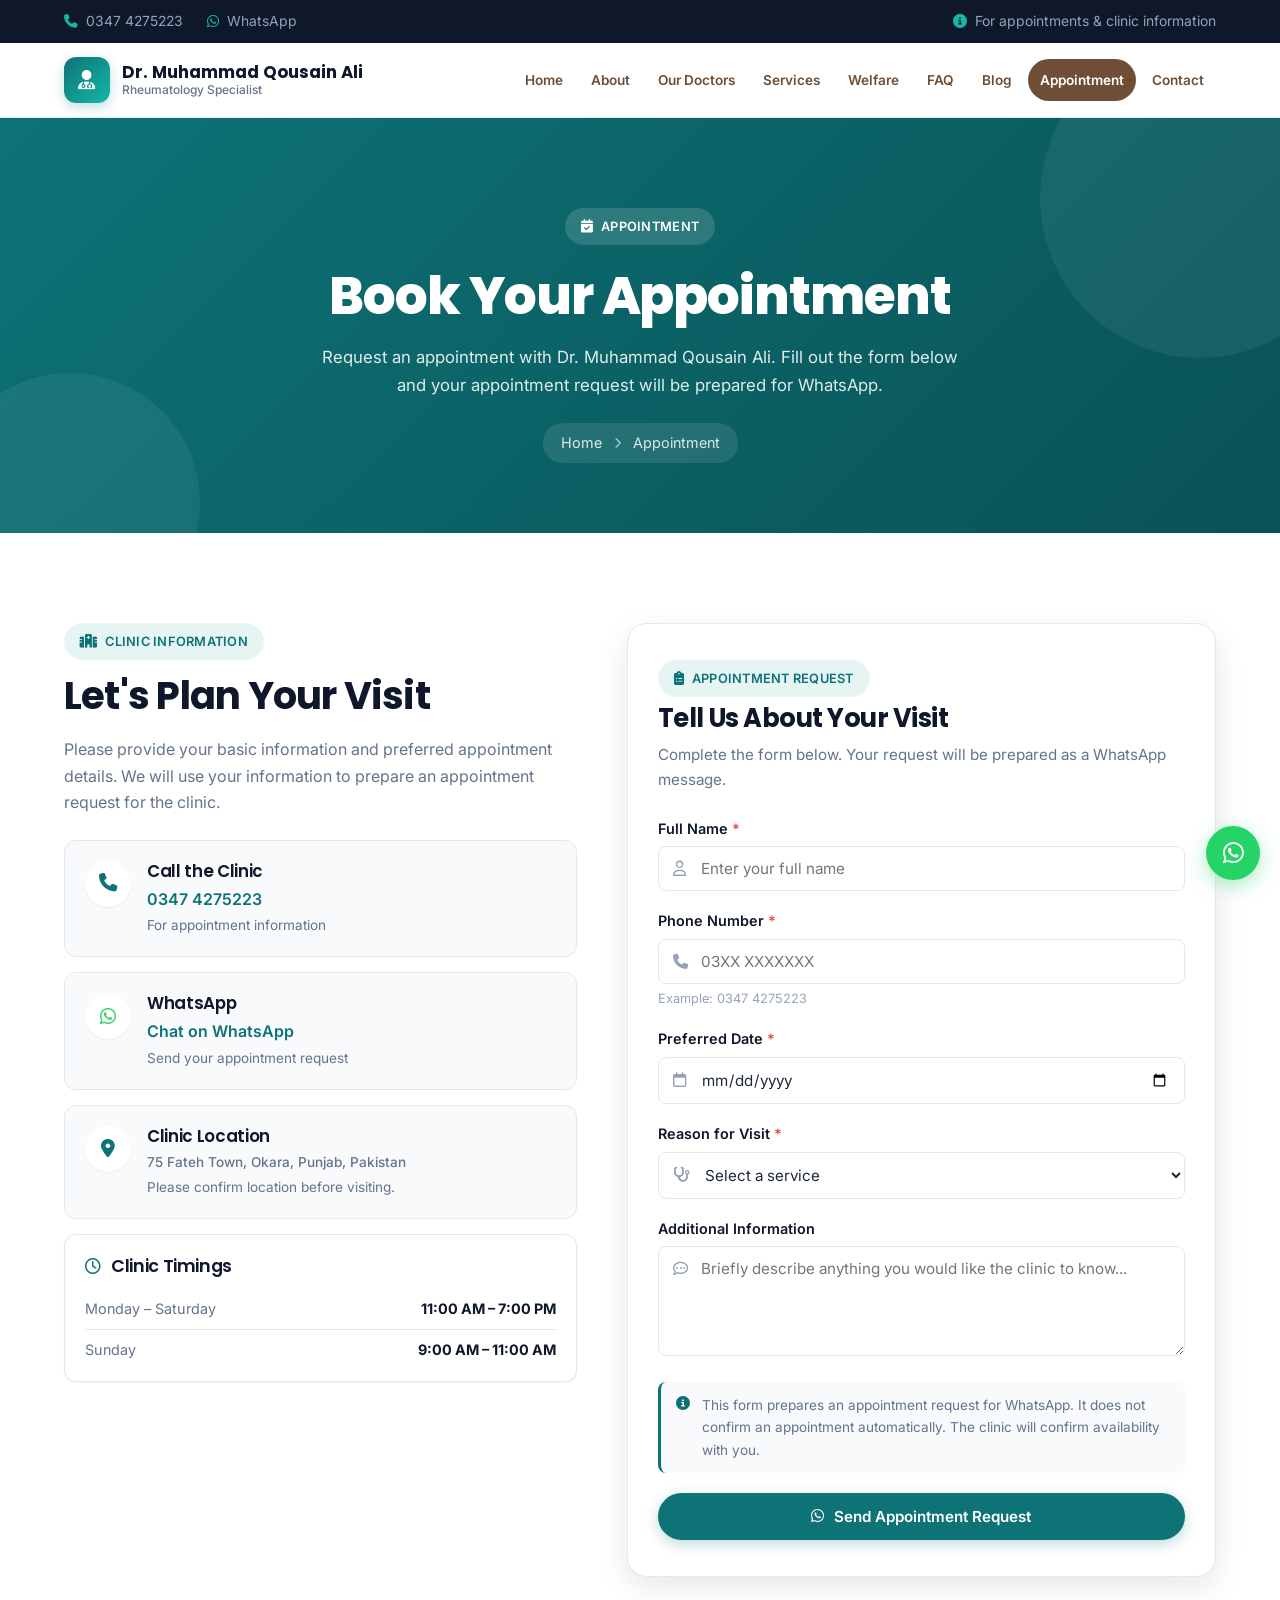
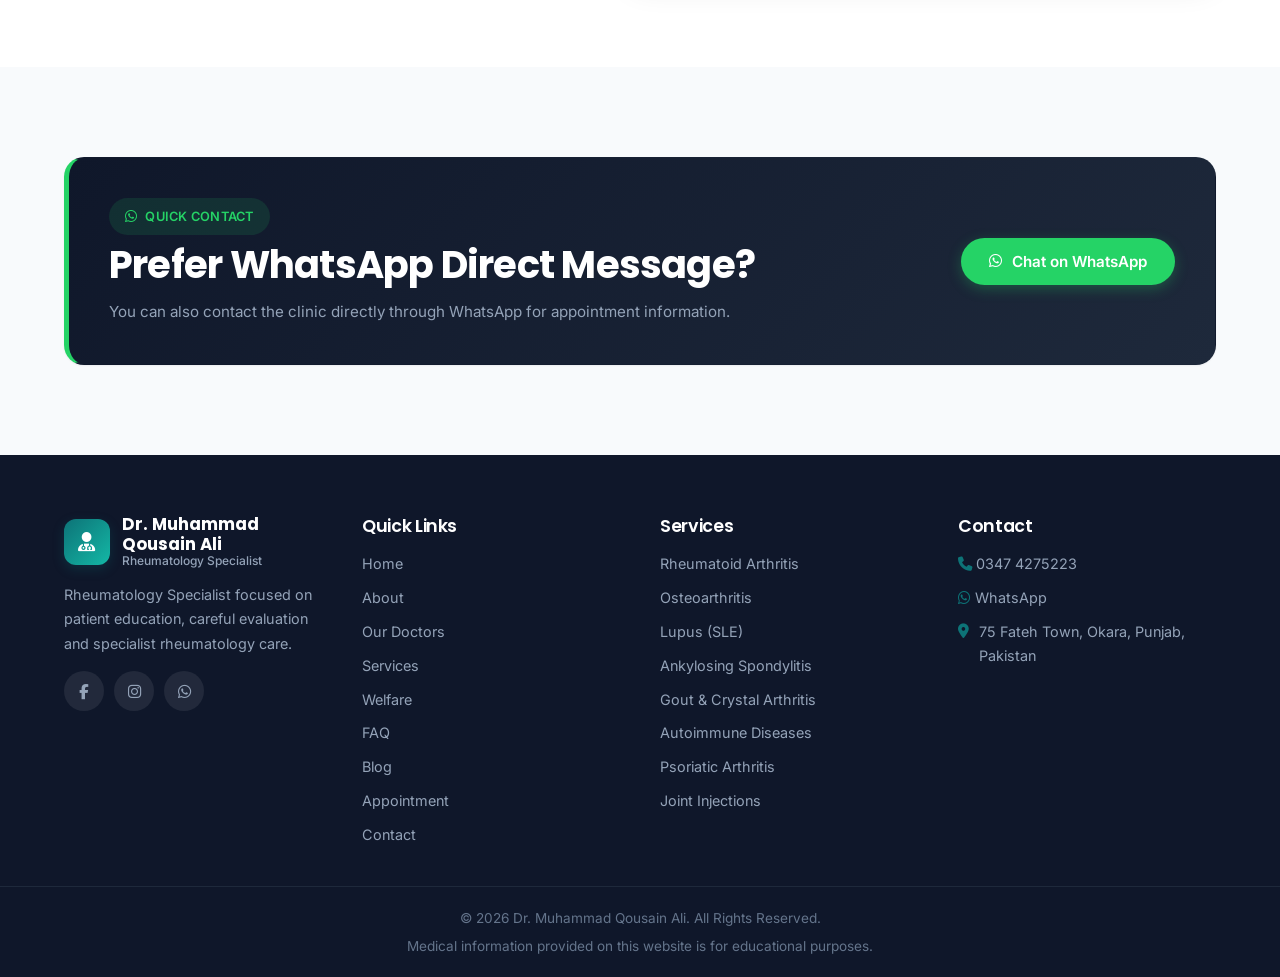
<file: Appointment.html>
<!DOCTYPE html>
<html lang="en">
<head>
<meta charset="UTF-8">
<meta name="viewport" content="width=device-width, initial-scale=1.0">
<meta name="description" content="Book an appointment with Dr. Muhammad Qousain Ali, Rheumatology Specialist in Okara, Pakistan. Request your appointment directly via WhatsApp.">
<meta name="keywords" content="Book rheumatologist Okara, Dr Muhammad Qousain Ali appointment, Rheumatology consultation Pakistan">
<meta name="author" content="Dr. Muhammad Qousain Ali">
<meta name="theme-color" content="#0d7377">
<meta property="og:type" content="website">
<meta property="og:title" content="Book Appointment | Dr. Muhammad Qousain Ali">
<meta property="og:description" content="Request an appointment with Dr. Muhammad Qousain Ali via WhatsApp. Rheumatology specialist in Okara, Pakistan.">
<meta property="og:locale" content="en_PK">
<title>Book Appointment | Dr. Muhammad Qousain Ali</title>
<link rel="icon" href="data:image/svg+xml,%3Csvg xmlns='http://www.w3.org/2000/svg' viewBox='0 0 100 100'%3E%3Crect width='100' height='100' rx='20' fill='%230d7377'/%3E%3Ctext x='50' y='68' font-family='Arial' font-size='55' font-weight='bold' text-anchor='middle' fill='white'%3EM%3C/text%3E%3C/svg%3E">
<link rel="preconnect" href="https://fonts.googleapis.com">
<link rel="preconnect" href="https://fonts.gstatic.com" crossorigin>
<link rel="dns-prefetch" href="https://cdnjs.cloudflare.com">
<link href="https://fonts.googleapis.com/css2?family=Inter:wght@400;500;600;700&family=Poppins:wght@600;700;800&display=swap" rel="stylesheet">
<link rel="stylesheet" href="https://cdnjs.cloudflare.com/ajax/libs/font-awesome/6.5.1/css/all.min.css">
<link rel="stylesheet" href="style.css">
<script>document.documentElement.classList.remove('no-js');</script>
</head>
<body class="no-js">

<div class="top-bar">
<div class="container top-bar-inner">
<div class="top-contact">
<a href="tel:03474275223"><i class="fa-solid fa-phone"></i> 0347 4275223</a>
<a href="https://wa.me/923474275223" target="_blank" rel="noopener noreferrer"><i class="fa-brands fa-whatsapp"></i> WhatsApp</a>
</div>
<div class="emergency"><i class="fa-solid fa-circle-info"></i><span>For appointments &amp; clinic information</span></div>
</div>
</div>

<header class="header" id="header">
<div class="container nav">
<a href="index.html" class="logo">
<div class="logo-icon"><i class="fa-solid fa-user-doctor"></i></div>
<div class="logo-text"><strong>Dr. Muhammad Qousain Ali</strong><small>Rheumatology Specialist</small></div>
</a>
<button class="hamburger" id="menuButton" type="button" aria-label="Toggle navigation menu" aria-expanded="false">
<i class="fa-solid fa-bars" id="menuOpenIcon"></i>
<i class="fa-solid fa-xmark" id="menuCloseIcon"></i>
</button>
<nav class="nav-links" id="mobileMenu">
<a href="index.html">Home</a>
<a href="about.html">About</a>
<a href="doctors.html">Our Doctors</a>
<a href="services.html">Services</a>
<a href="welfare.html">Welfare</a>
<a href="faq.html">FAQ</a>
<a href="blog.html">Blog</a>
<a href="appointment.html" class="active">Appointment</a>
<a href="contact.html">Contact</a>
</nav>
</div>
</header>

<main>
<section class="page-hero">
<div class="container page-hero-content reveal">
<span class="section-label"><i class="fa-solid fa-calendar-check"></i> Appointment</span>
<h1>Book Your Appointment</h1>
<p>Request an appointment with Dr. Muhammad Qousain Ali. Fill out the form below and your appointment request will be prepared for WhatsApp.</p>
<div class="breadcrumb">
<a href="index.html">Home</a>
<i class="fa-solid fa-chevron-right"></i>
<span>Appointment</span>
</div>
</div>
</section>

<section class="section">
<div class="container">
<div class="appointment-grid">

<div class="appointment-info reveal">
<span class="section-label"><i class="fa-solid fa-hospital"></i> Clinic Information</span>
<h2>Let's Plan Your Visit</h2>
<p>Please provide your basic information and preferred appointment details. We will use your information to prepare an appointment request for the clinic.</p>

<div class="info-card">
<div class="info-icon"><i class="fa-solid fa-phone"></i></div>
<div>
<h3>Call the Clinic</h3>
<a href="tel:03474275223">0347 4275223</a>
<p>For appointment information</p>
</div>
</div>

<div class="info-card">
<div class="info-icon whatsapp"><i class="fa-brands fa-whatsapp"></i></div>
<div>
<h3>WhatsApp</h3>
<a href="https://wa.me/923474275223" target="_blank" rel="noopener noreferrer">Chat on WhatsApp</a>
<p>Send your appointment request</p>
</div>
</div>

<div class="info-card">
<div class="info-icon"><i class="fa-solid fa-location-dot"></i></div>
<div>
<h3>Clinic Location</h3>
<p class="info-strong">75 Fateh Town, Okara, Punjab, Pakistan</p>
<p>Please confirm location before visiting.</p>
</div>
</div>

<div class="timings-box">
<div class="timings-header">
<i class="fa-regular fa-clock"></i>
<h3>Clinic Timings</h3>
</div>
<div class="timings-row">
<span>Monday – Saturday</span>
<strong>11:00 AM – 7:00 PM</strong>
</div>
<div class="timings-row">
<span>Sunday</span>
<strong>9:00 AM – 11:00 AM</strong>
</div>
</div>
</div>

<div class="appointment-form-wrapper reveal">
<div class="appointment-form-header">
<span class="section-label"><i class="fa-solid fa-clipboard-list"></i> Appointment Request</span>
<h2>Tell Us About Your Visit</h2>
<p>Complete the form below. Your request will be prepared as a WhatsApp message.</p>
</div>

<form id="appointmentForm" class="appointment-form" novalidate>

<div class="form-group">
<label for="name">Full Name <span>*</span></label>
<div class="input-wrapper">
<i class="fa-regular fa-user input-icon"></i>
<input type="text" id="name" name="name" class="form-control" placeholder="Enter your full name" autocomplete="name" required>
</div>
</div>

<div class="form-group">
<label for="phone">Phone Number <span>*</span></label>
<div class="input-wrapper">
<i class="fa-solid fa-phone input-icon"></i>
<input type="tel" id="phone" name="phone" class="form-control" placeholder="03XX XXXXXXX" autocomplete="tel" required>
</div>
<small class="form-help">Example: 0347 4275223</small>
</div>

<div class="form-group">
<label for="date">Preferred Date <span>*</span></label>
<div class="input-wrapper">
<i class="fa-regular fa-calendar input-icon"></i>
<input type="date" id="date" name="date" class="form-control" required>
</div>
</div>

<div class="form-group">
<label for="service">Reason for Visit <span>*</span></label>
<div class="input-wrapper">
<i class="fa-solid fa-stethoscope input-icon"></i>
<select id="service" name="service" class="form-control" required>
<option value="">Select a service</option>
<option value="Rheumatoid Arthritis">Rheumatoid Arthritis</option>
<option value="Osteoarthritis">Osteoarthritis</option>
<option value="Lupus (SLE)">Lupus (SLE)</option>
<option value="Ankylosing Spondylitis">Ankylosing Spondylitis</option>
<option value="Gout & Crystal Arthritis">Gout &amp; Crystal Arthritis</option>
<option value="Autoimmune Diseases">Autoimmune Diseases</option>
<option value="Psoriatic Arthritis">Psoriatic Arthritis</option>
<option value="Joint Injections">Joint Injections</option>
<option value="General Rheumatology Consultation">General Rheumatology Consultation</option>
<option value="Other">Other</option>
</select>
</div>
</div>

<div class="form-group">
<label for="message">Additional Information</label>
<div class="input-wrapper textarea-wrapper">
<i class="fa-regular fa-comment-dots input-icon"></i>
<textarea id="message" name="message" class="form-control" rows="4" placeholder="Briefly describe anything you would like the clinic to know..."></textarea>
</div>
</div>

<div class="form-note">
<i class="fa-solid fa-circle-info"></i>
<p>This form prepares an appointment request for WhatsApp. It does not confirm an appointment automatically. The clinic will confirm availability with you.</p>
</div>

<div id="formMessage" class="form-message" role="alert" aria-live="polite"></div>

<button type="submit" class="btn btn-primary btn-block">
<i class="fa-brands fa-whatsapp"></i> Send Appointment Request
</button>

</form>
</div>

</div>
</div>
</section>

<section class="section light">
<div class="container reveal">
<div class="notice-box cta-banner cta-banner--dark cta-banner--whatsapp">
<div>
<span class="section-label"><i class="fa-brands fa-whatsapp"></i> Quick Contact</span>
<h2>Prefer WhatsApp Direct Message?</h2>
<p>You can also contact the clinic directly through WhatsApp for appointment information.</p>
</div>
<a href="https://wa.me/923474275223" class="btn btn-whatsapp" target="_blank" rel="noopener noreferrer">
<i class="fa-brands fa-whatsapp"></i> Chat on WhatsApp
</a>
</div>
</div>
</section>
</main>

<footer class="footer">
<div class="container footer-grid">
<div class="footer-about">
<a href="index.html" class="footer-logo">
<div class="logo-icon"><i class="fa-solid fa-user-doctor"></i></div>
<div class="logo-text"><strong>Dr. Muhammad Qousain Ali</strong><small>Rheumatology Specialist</small></div>
</a>
<p>Rheumatology Specialist focused on patient education, careful evaluation and specialist rheumatology care.</p>
<div class="social-links">
<a href="#" aria-label="Facebook"><i class="fa-brands fa-facebook-f"></i></a>
<a href="#" aria-label="Instagram"><i class="fa-brands fa-instagram"></i></a>
<a href="https://wa.me/923474275223" target="_blank" rel="noopener noreferrer" aria-label="WhatsApp"><i class="fa-brands fa-whatsapp"></i></a>
</div>
</div>
<div class="footer-column">
<h3>Quick Links</h3>
<ul>
<li><a href="index.html">Home</a></li>
<li><a href="about.html">About</a></li>
<li><a href="doctors.html">Our Doctors</a></li>
<li><a href="services.html">Services</a></li>
<li><a href="welfare.html">Welfare</a></li>
<li><a href="faq.html">FAQ</a></li>
<li><a href="blog.html">Blog</a></li>
<li><a href="appointment.html">Appointment</a></li>
<li><a href="contact.html">Contact</a></li>
</ul>
</div>
<div class="footer-column">
<h3>Services</h3>
<ul>
<li><a href="services.html">Rheumatoid Arthritis</a></li>
<li><a href="services.html">Osteoarthritis</a></li>
<li><a href="services.html">Lupus (SLE)</a></li>
<li><a href="services.html">Ankylosing Spondylitis</a></li>
<li><a href="services.html">Gout &amp; Crystal Arthritis</a></li>
<li><a href="services.html">Autoimmune Diseases</a></li>
<li><a href="services.html">Psoriatic Arthritis</a></li>
<li><a href="services.html">Joint Injections</a></li>
</ul>
</div>
<div class="footer-column">
<h3>Contact</h3>
<ul>
<li><a href="tel:03474275223"><i class="fa-solid fa-phone"></i> 0347 4275223</a></li>
<li><a href="https://wa.me/923474275223" target="_blank" rel="noopener noreferrer"><i class="fa-brands fa-whatsapp"></i> WhatsApp</a></li>
<li><i class="fa-solid fa-location-dot"></i> 75 Fateh Town, Okara, Punjab, Pakistan</li>
</ul>
</div>
</div>
<div class="footer-bottom">
<div class="container">
<p>&copy; <span id="currentYear"></span> Dr. Muhammad Qousain Ali. All Rights Reserved.</p>
<p>Medical information provided on this website is for educational purposes.</p>
</div>
</div>
</footer>

<a href="https://wa.me/923474275223" class="whatsapp-float" target="_blank" rel="noopener noreferrer" aria-label="Contact on WhatsApp">
<i class="fa-brands fa-whatsapp"></i>
</a>
<button class="scroll-top" id="scrollTop" type="button" aria-label="Scroll to top">
<i class="fa-solid fa-arrow-up"></i>
</button>

<script src="script.js" defer></script>
</body>
</html>
</file>
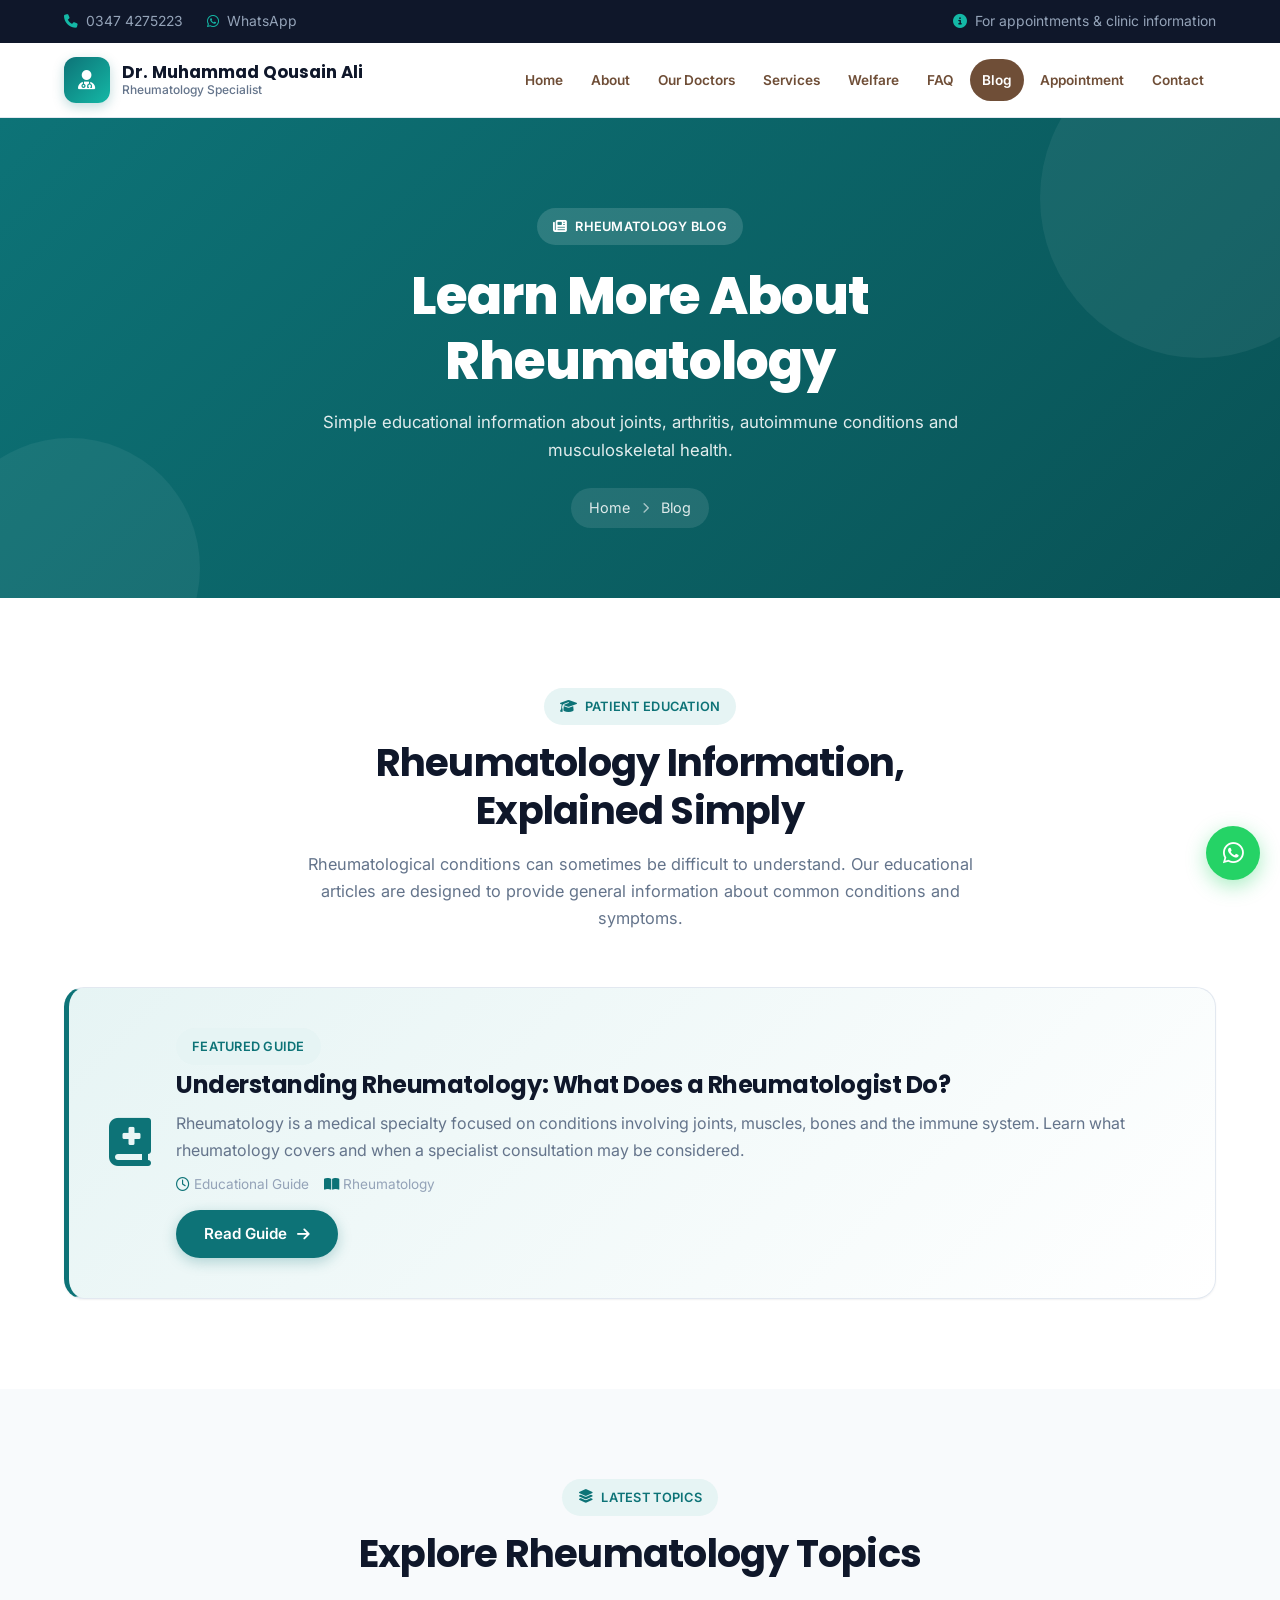
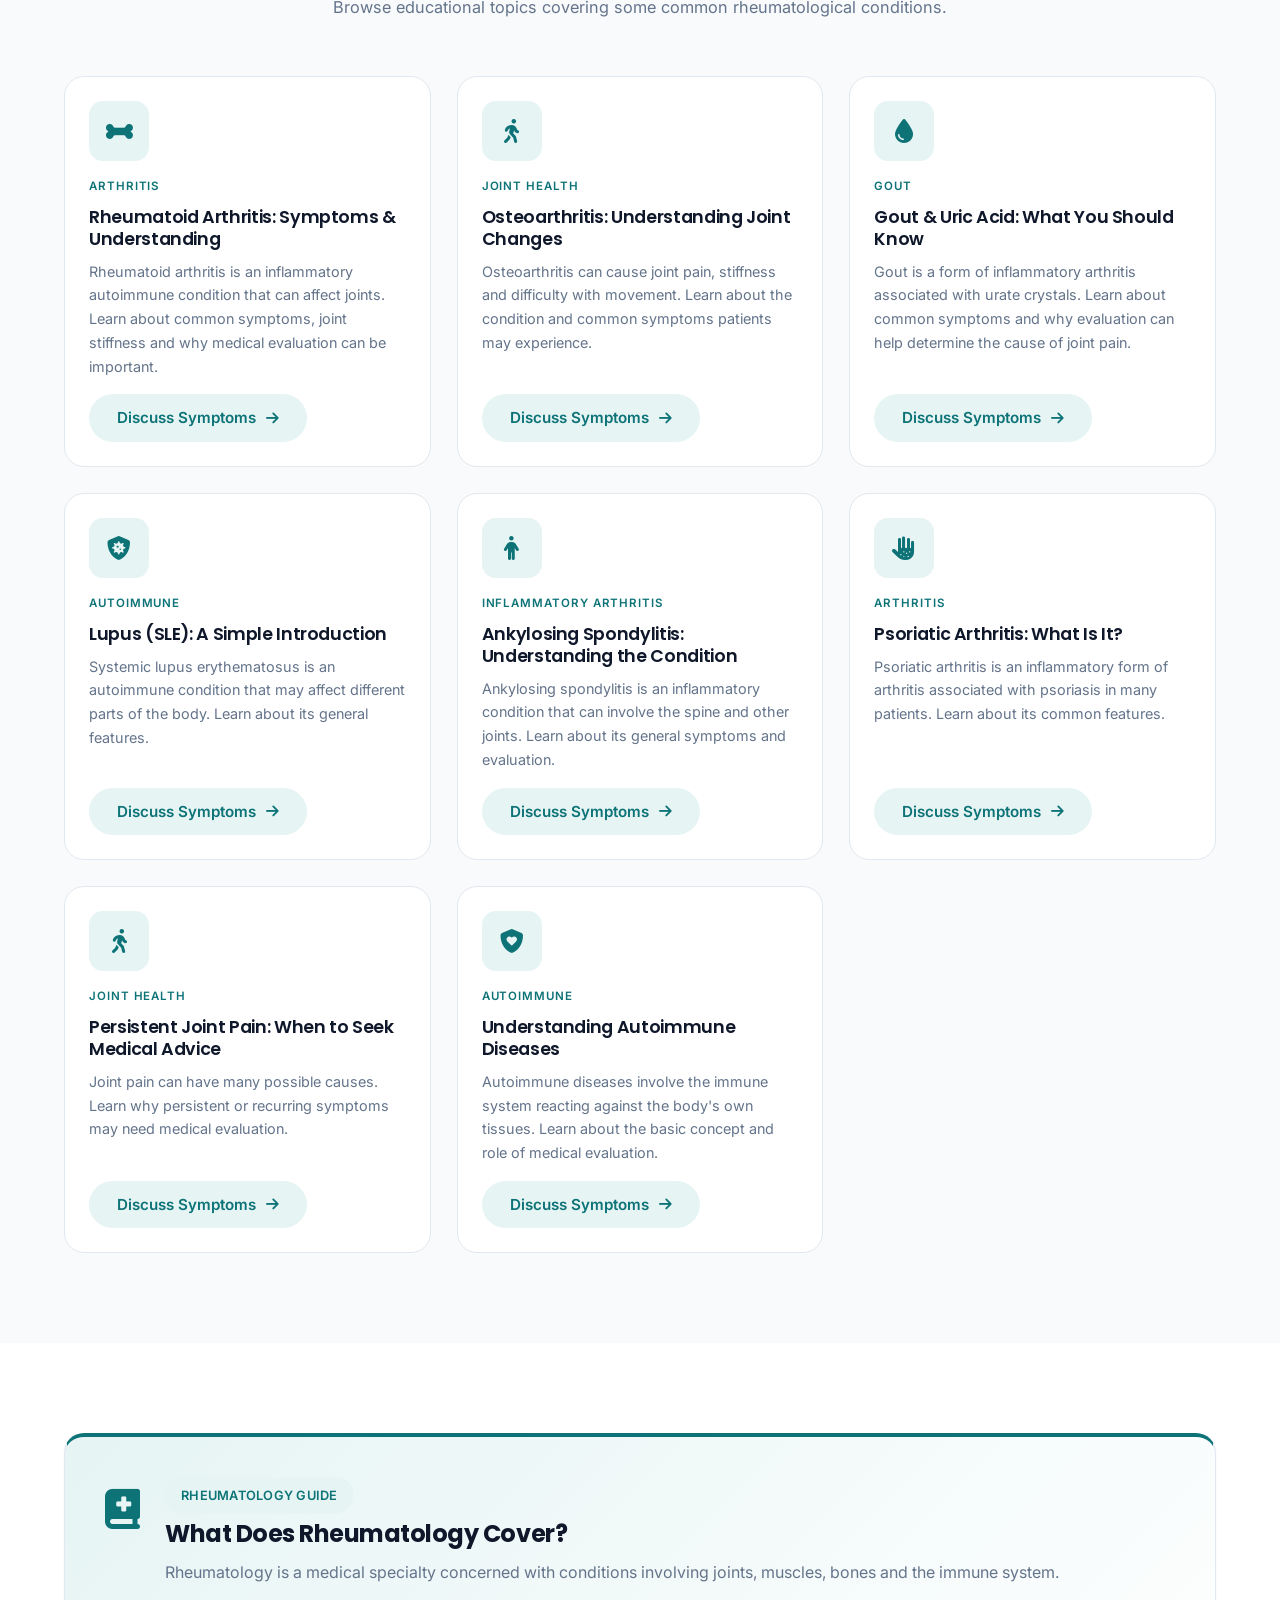
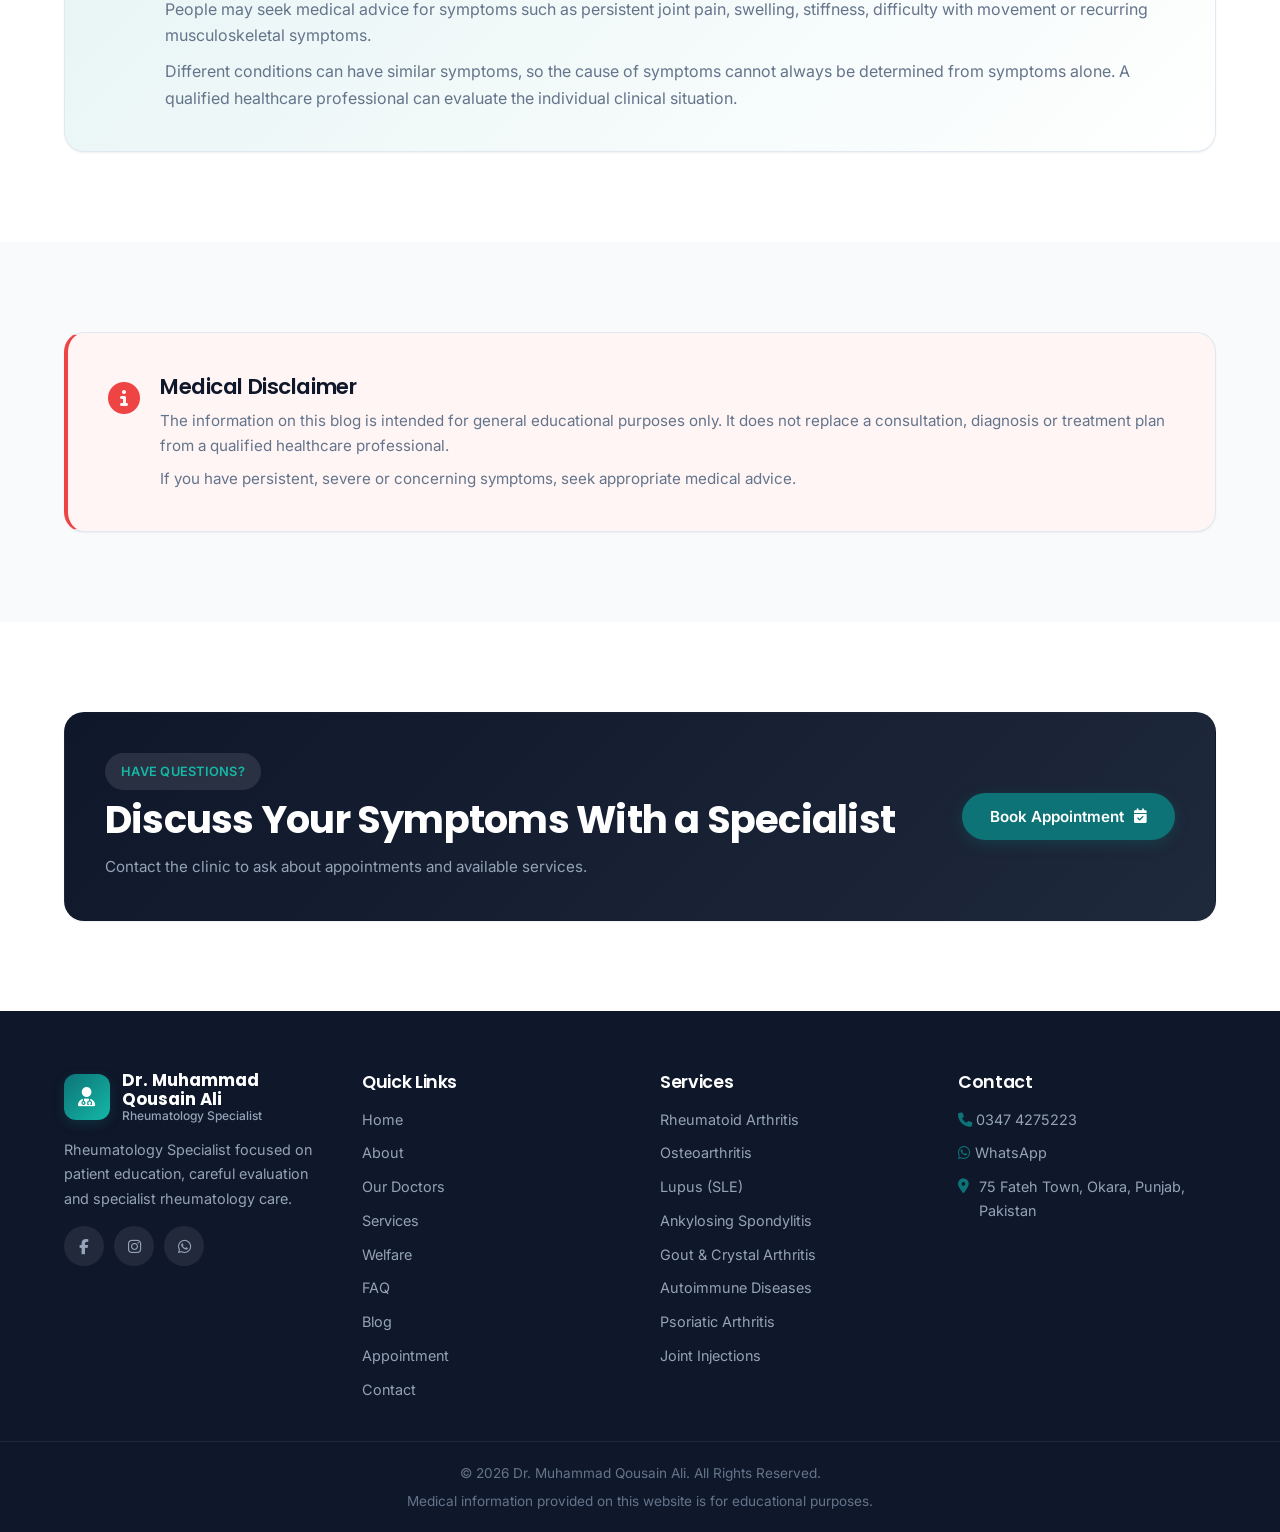
<file: Blog.html>
<!DOCTYPE html>
<html lang="en">
<head>
<meta charset="UTF-8">
<meta name="viewport" content="width=device-width, initial-scale=1.0">
<meta name="description" content="Rheumatology blog with educational information about joint pain, arthritis, autoimmune diseases, gout and other rheumatological conditions by Dr. Muhammad Qousain Ali.">
<meta name="keywords" content="Rheumatology blog, Arthritis information, Joint pain education, Autoimmune diseases, Gout info">
<meta name="author" content="Dr. Muhammad Qousain Ali">
<meta name="theme-color" content="#0d7377">
<meta property="og:type" content="website">
<meta property="og:title" content="Rheumatology Blog | Dr. Muhammad Qousain Ali">
<meta property="og:description" content="Simple educational information about joints, arthritis, autoimmune conditions and musculoskeletal health.">
<meta property="og:locale" content="en_PK">
<title>Rheumatology Blog | Dr. Muhammad Qousain Ali</title>
<link rel="icon" href="data:image/svg+xml,%3Csvg xmlns='http://www.w3.org/2000/svg' viewBox='0 0 100 100'%3E%3Crect width='100' height='100' rx='20' fill='%230d7377'/%3E%3Ctext x='50' y='68' font-family='Arial' font-size='55' font-weight='bold' text-anchor='middle' fill='white'%3EM%3C/text%3E%3C/svg%3E">
<link rel="preconnect" href="https://fonts.googleapis.com">
<link rel="preconnect" href="https://fonts.gstatic.com" crossorigin>
<link rel="dns-prefetch" href="https://cdnjs.cloudflare.com">
<link href="https://fonts.googleapis.com/css2?family=Inter:wght@400;500;600;700&family=Poppins:wght@600;700;800&display=swap" rel="stylesheet">
<link rel="stylesheet" href="https://cdnjs.cloudflare.com/ajax/libs/font-awesome/6.5.1/css/all.min.css">
<link rel="stylesheet" href="style.css">
<script>document.documentElement.classList.remove('no-js');</script>
</head>
<body class="no-js">

<div class="top-bar">
<div class="container top-bar-inner">
<div class="top-contact">
<a href="tel:03474275223"><i class="fa-solid fa-phone"></i> 0347 4275223</a>
<a href="https://wa.me/923474275223" target="_blank" rel="noopener noreferrer"><i class="fa-brands fa-whatsapp"></i> WhatsApp</a>
</div>
<div class="emergency"><i class="fa-solid fa-circle-info"></i><span>For appointments &amp; clinic information</span></div>
</div>
</div>

<header class="header" id="header">
<div class="container nav">
<a href="index.html" class="logo">
<div class="logo-icon"><i class="fa-solid fa-user-doctor"></i></div>
<div class="logo-text"><strong>Dr. Muhammad Qousain Ali</strong><small>Rheumatology Specialist</small></div>
</a>
<button class="hamburger" id="menuButton" type="button" aria-label="Toggle navigation menu" aria-expanded="false">
<i class="fa-solid fa-bars" id="menuOpenIcon"></i>
<i class="fa-solid fa-xmark" id="menuCloseIcon"></i>
</button>
<nav class="nav-links" id="mobileMenu">
<a href="index.html">Home</a>
<a href="about.html">About</a>
<a href="doctors.html">Our Doctors</a>
<a href="services.html">Services</a>
<a href="welfare.html">Welfare</a>
<a href="faq.html">FAQ</a>
<a href="blog.html" class="active">Blog</a>
<a href="appointment.html">Appointment</a>
<a href="contact.html">Contact</a>
</nav>
</div>
</header>

<main>
<section class="page-hero">
<div class="container page-hero-content reveal">
<span class="section-label"><i class="fa-solid fa-newspaper"></i> Rheumatology Blog</span>
<h1>Learn More About Rheumatology</h1>
<p>Simple educational information about joints, arthritis, autoimmune conditions and musculoskeletal health.</p>
<div class="breadcrumb">
<a href="index.html">Home</a>
<i class="fa-solid fa-chevron-right"></i>
<span>Blog</span>
</div>
</div>
</section>

<section class="section">
<div class="container">
<div class="section-heading reveal">
<span class="section-label"><i class="fa-solid fa-graduation-cap"></i> Patient Education</span>
<h2>Rheumatology Information, Explained Simply</h2>
<p>Rheumatological conditions can sometimes be difficult to understand. Our educational articles are designed to provide general information about common conditions and symptoms.</p>
</div>
<div class="featured-article notice-box reveal">
<div class="featured-icon"><i class="fa-solid fa-book-medical"></i></div>
<div class="featured-body">
<span class="section-label">Featured Guide</span>
<h2>Understanding Rheumatology: What Does a Rheumatologist Do?</h2>
<p>Rheumatology is a medical specialty focused on conditions involving joints, muscles, bones and the immune system. Learn what rheumatology covers and when a specialist consultation may be considered.</p>
<div class="featured-meta">
<span><i class="fa-regular fa-clock"></i> Educational Guide</span>
<span><i class="fa-solid fa-book-open"></i> Rheumatology</span>
</div>
<a href="#rheumatology-guide" class="btn btn-primary">Read Guide <i class="fa-solid fa-arrow-right"></i></a>
</div>
</div>
</div>
</section>

<section class="section light">
<div class="container">
<div class="section-heading reveal">
<span class="section-label"><i class="fa-solid fa-layer-group"></i> Latest Topics</span>
<h2>Explore Rheumatology Topics</h2>
<p>Browse educational topics covering some common rheumatological conditions.</p>
</div>
<div class="services-grid">

<article class="blog-card reveal" id="rheumatoid-arthritis">
<div class="service-icon"><i class="fa-solid fa-bone"></i></div>
<span class="section-label section-label--sm">Arthritis</span>
<h3>Rheumatoid Arthritis: Symptoms &amp; Understanding</h3>
<p>Rheumatoid arthritis is an inflammatory autoimmune condition that can affect joints. Learn about common symptoms, joint stiffness and why medical evaluation can be important.</p>
<a href="appointment.html" class="btn btn-light">Discuss Symptoms <i class="fa-solid fa-arrow-right"></i></a>
</article>

<article class="blog-card reveal" id="osteoarthritis">
<div class="service-icon"><i class="fa-solid fa-person-walking"></i></div>
<span class="section-label section-label--sm">Joint Health</span>
<h3>Osteoarthritis: Understanding Joint Changes</h3>
<p>Osteoarthritis can cause joint pain, stiffness and difficulty with movement. Learn about the condition and common symptoms patients may experience.</p>
<a href="appointment.html" class="btn btn-light">Discuss Symptoms <i class="fa-solid fa-arrow-right"></i></a>
</article>

<article class="blog-card reveal" id="gout">
<div class="service-icon"><i class="fa-solid fa-droplet"></i></div>
<span class="section-label section-label--sm">Gout</span>
<h3>Gout &amp; Uric Acid: What You Should Know</h3>
<p>Gout is a form of inflammatory arthritis associated with urate crystals. Learn about common symptoms and why evaluation can help determine the cause of joint pain.</p>
<a href="appointment.html" class="btn btn-light">Discuss Symptoms <i class="fa-solid fa-arrow-right"></i></a>
</article>

<article class="blog-card reveal" id="lupus">
<div class="service-icon"><i class="fa-solid fa-shield-virus"></i></div>
<span class="section-label section-label--sm">Autoimmune</span>
<h3>Lupus (SLE): A Simple Introduction</h3>
<p>Systemic lupus erythematosus is an autoimmune condition that may affect different parts of the body. Learn about its general features.</p>
<a href="appointment.html" class="btn btn-light">Discuss Symptoms <i class="fa-solid fa-arrow-right"></i></a>
</article>

<article class="blog-card reveal" id="ankylosing-spondylitis">
<div class="service-icon"><i class="fa-solid fa-person"></i></div>
<span class="section-label section-label--sm">Inflammatory Arthritis</span>
<h3>Ankylosing Spondylitis: Understanding the Condition</h3>
<p>Ankylosing spondylitis is an inflammatory condition that can involve the spine and other joints. Learn about its general symptoms and evaluation.</p>
<a href="appointment.html" class="btn btn-light">Discuss Symptoms <i class="fa-solid fa-arrow-right"></i></a>
</article>

<article class="blog-card reveal" id="psoriatic-arthritis">
<div class="service-icon"><i class="fa-solid fa-hand-dots"></i></div>
<span class="section-label section-label--sm">Arthritis</span>
<h3>Psoriatic Arthritis: What Is It?</h3>
<p>Psoriatic arthritis is an inflammatory form of arthritis associated with psoriasis in many patients. Learn about its common features.</p>
<a href="appointment.html" class="btn btn-light">Discuss Symptoms <i class="fa-solid fa-arrow-right"></i></a>
</article>

<article class="blog-card reveal" id="joint-pain">
<div class="service-icon"><i class="fa-solid fa-person-walking"></i></div>
<span class="section-label section-label--sm">Joint Health</span>
<h3>Persistent Joint Pain: When to Seek Medical Advice</h3>
<p>Joint pain can have many possible causes. Learn why persistent or recurring symptoms may need medical evaluation.</p>
<a href="appointment.html" class="btn btn-light">Discuss Symptoms <i class="fa-solid fa-arrow-right"></i></a>
</article>

<article class="blog-card reveal" id="autoimmune-diseases">
<div class="service-icon"><i class="fa-solid fa-shield-heart"></i></div>
<span class="section-label section-label--sm">Autoimmune</span>
<h3>Understanding Autoimmune Diseases</h3>
<p>Autoimmune diseases involve the immune system reacting against the body's own tissues. Learn about the basic concept and role of medical evaluation.</p>
<a href="appointment.html" class="btn btn-light">Discuss Symptoms <i class="fa-solid fa-arrow-right"></i></a>
</article>

</div>
</div>
</section>

<section class="section" id="rheumatology-guide">
<div class="container">
<div class="guide-box notice-box reveal">
<div class="guide-icon"><i class="fa-solid fa-book-medical"></i></div>
<div class="guide-body">
<span class="section-label">Rheumatology Guide</span>
<h2>What Does Rheumatology Cover?</h2>
<p>Rheumatology is a medical specialty concerned with conditions involving joints, muscles, bones and the immune system.</p>
<p>People may seek medical advice for symptoms such as persistent joint pain, swelling, stiffness, difficulty with movement or recurring musculoskeletal symptoms.</p>
<p>Different conditions can have similar symptoms, so the cause of symptoms cannot always be determined from symptoms alone. A qualified healthcare professional can evaluate the individual clinical situation.</p>
</div>
</div>
</div>
</section>

<section class="section light">
<div class="container">
<div class="disclaimer-box notice-box reveal">
<div class="disclaimer-icon"><i class="fa-solid fa-circle-info"></i></div>
<div>
<h3>Medical Disclaimer</h3>
<p>The information on this blog is intended for general educational purposes only. It does not replace a consultation, diagnosis or treatment plan from a qualified healthcare professional.</p>
<p>If you have persistent, severe or concerning symptoms, seek appropriate medical advice.</p>
</div>
</div>
</div>
</section>

<section class="section">
<div class="container reveal">
<div class="notice-box cta-banner cta-banner--dark">
<div>
<span class="section-label">Have Questions?</span>
<h2>Discuss Your Symptoms With a Specialist</h2>
<p>Contact the clinic to ask about appointments and available services.</p>
</div>
<a href="appointment.html" class="btn btn-primary">Book Appointment <i class="fa-solid fa-calendar-check"></i></a>
</div>
</div>
</section>
</main>

<footer class="footer">
<div class="container footer-grid">
<div class="footer-about">
<a href="index.html" class="footer-logo">
<div class="logo-icon"><i class="fa-solid fa-user-doctor"></i></div>
<div class="logo-text"><strong>Dr. Muhammad Qousain Ali</strong><small>Rheumatology Specialist</small></div>
</a>
<p>Rheumatology Specialist focused on patient education, careful evaluation and specialist rheumatology care.</p>
<div class="social-links">
<a href="#" aria-label="Facebook"><i class="fa-brands fa-facebook-f"></i></a>
<a href="#" aria-label="Instagram"><i class="fa-brands fa-instagram"></i></a>
<a href="https://wa.me/923474275223" target="_blank" rel="noopener noreferrer" aria-label="WhatsApp"><i class="fa-brands fa-whatsapp"></i></a>
</div>
</div>
<div class="footer-column">
<h3>Quick Links</h3>
<ul>
<li><a href="index.html">Home</a></li>
<li><a href="about.html">About</a></li>
<li><a href="doctors.html">Our Doctors</a></li>
<li><a href="services.html">Services</a></li>
<li><a href="welfare.html">Welfare</a></li>
<li><a href="faq.html">FAQ</a></li>
<li><a href="blog.html">Blog</a></li>
<li><a href="appointment.html">Appointment</a></li>
<li><a href="contact.html">Contact</a></li>
</ul>
</div>
<div class="footer-column">
<h3>Services</h3>
<ul>
<li><a href="services.html">Rheumatoid Arthritis</a></li>
<li><a href="services.html">Osteoarthritis</a></li>
<li><a href="services.html">Lupus (SLE)</a></li>
<li><a href="services.html">Ankylosing Spondylitis</a></li>
<li><a href="services.html">Gout &amp; Crystal Arthritis</a></li>
<li><a href="services.html">Autoimmune Diseases</a></li>
<li><a href="services.html">Psoriatic Arthritis</a></li>
<li><a href="services.html">Joint Injections</a></li>
</ul>
</div>
<div class="footer-column">
<h3>Contact</h3>
<ul>
<li><a href="tel:03474275223"><i class="fa-solid fa-phone"></i> 0347 4275223</a></li>
<li><a href="https://wa.me/923474275223" target="_blank" rel="noopener noreferrer"><i class="fa-brands fa-whatsapp"></i> WhatsApp</a></li>
<li><i class="fa-solid fa-location-dot"></i> 75 Fateh Town, Okara, Punjab, Pakistan</li>
</ul>
</div>
</div>
<div class="footer-bottom">
<div class="container">
<p>&copy; <span id="currentYear"></span> Dr. Muhammad Qousain Ali. All Rights Reserved.</p>
<p>Medical information provided on this website is for educational purposes.</p>
</div>
</div>
</footer>

<a href="https://wa.me/923474275223" class="whatsapp-float" target="_blank" rel="noopener noreferrer" aria-label="Contact on WhatsApp">
<i class="fa-brands fa-whatsapp"></i>
</a>
<button class="scroll-top" id="scrollTop" type="button" aria-label="Scroll to top">
<i class="fa-solid fa-arrow-up"></i>
</button>

<script src="script.js" defer></script>
</body>
</html>
</file>
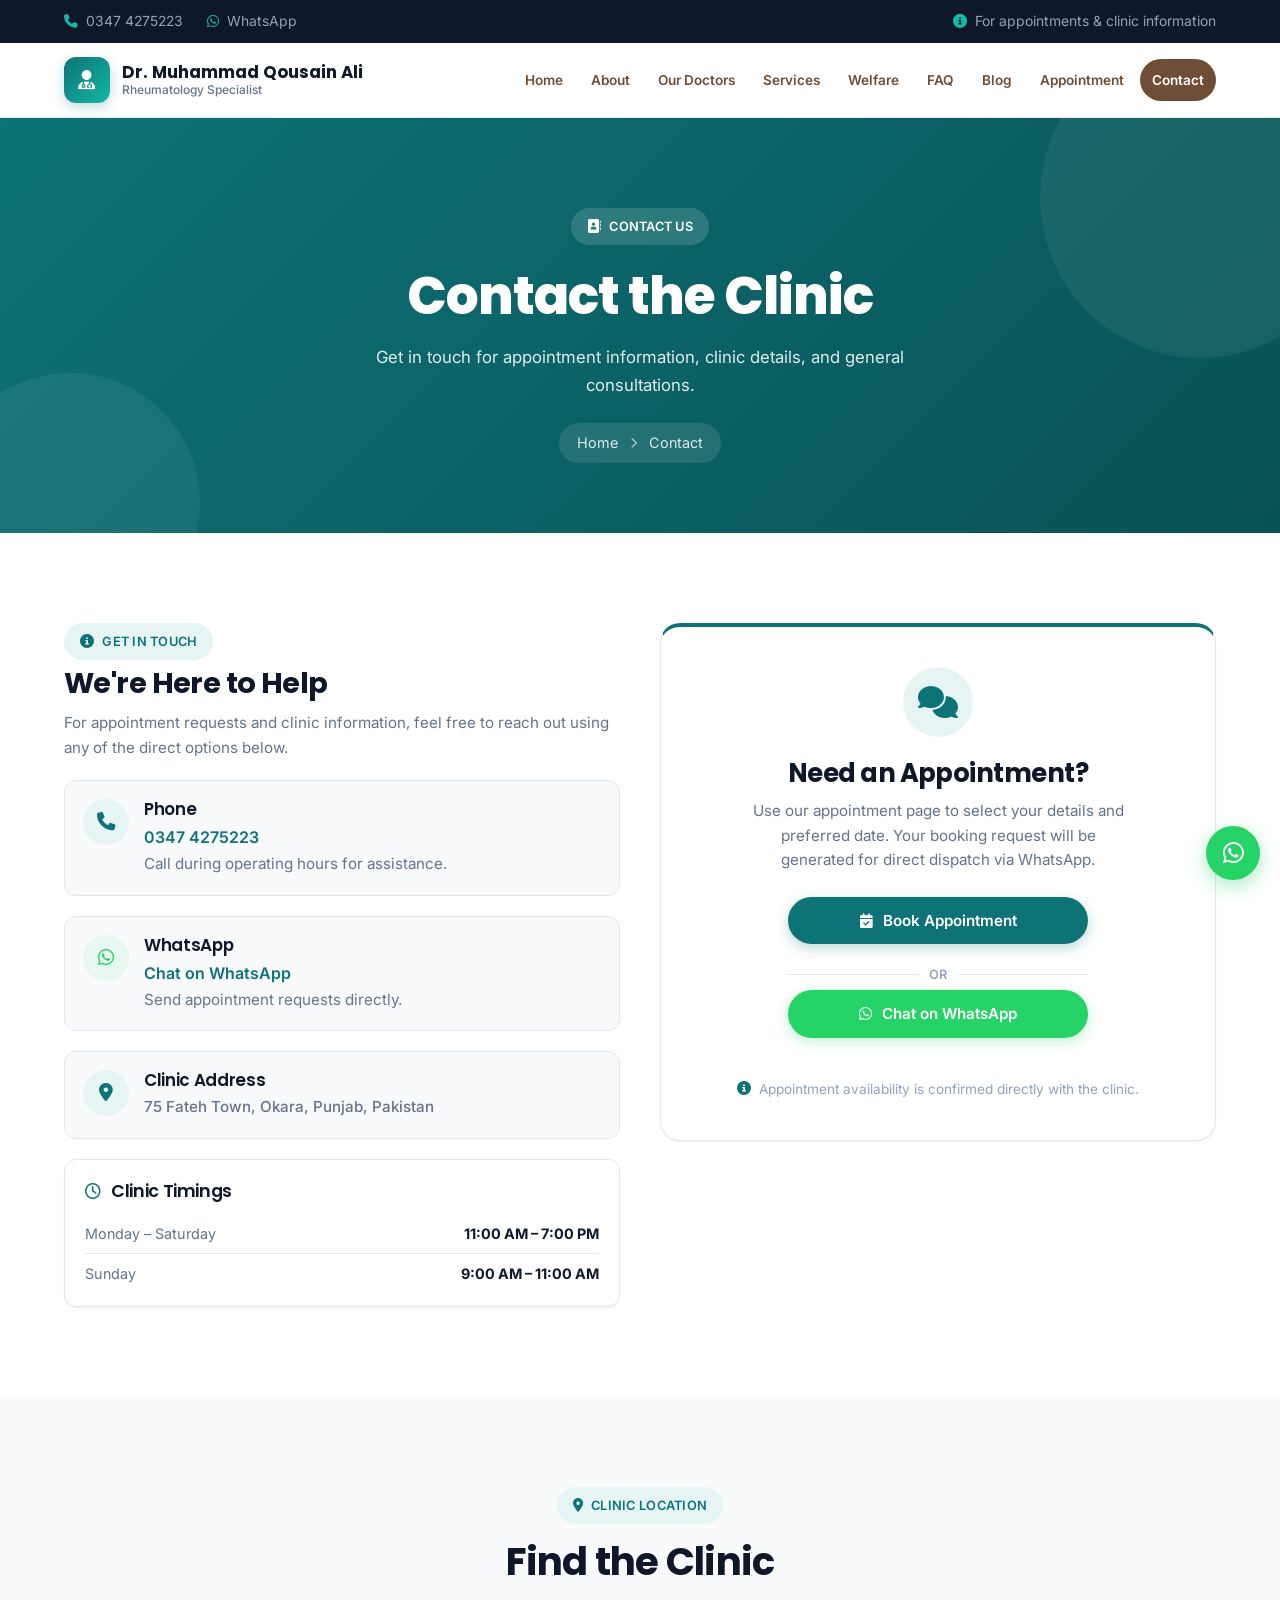
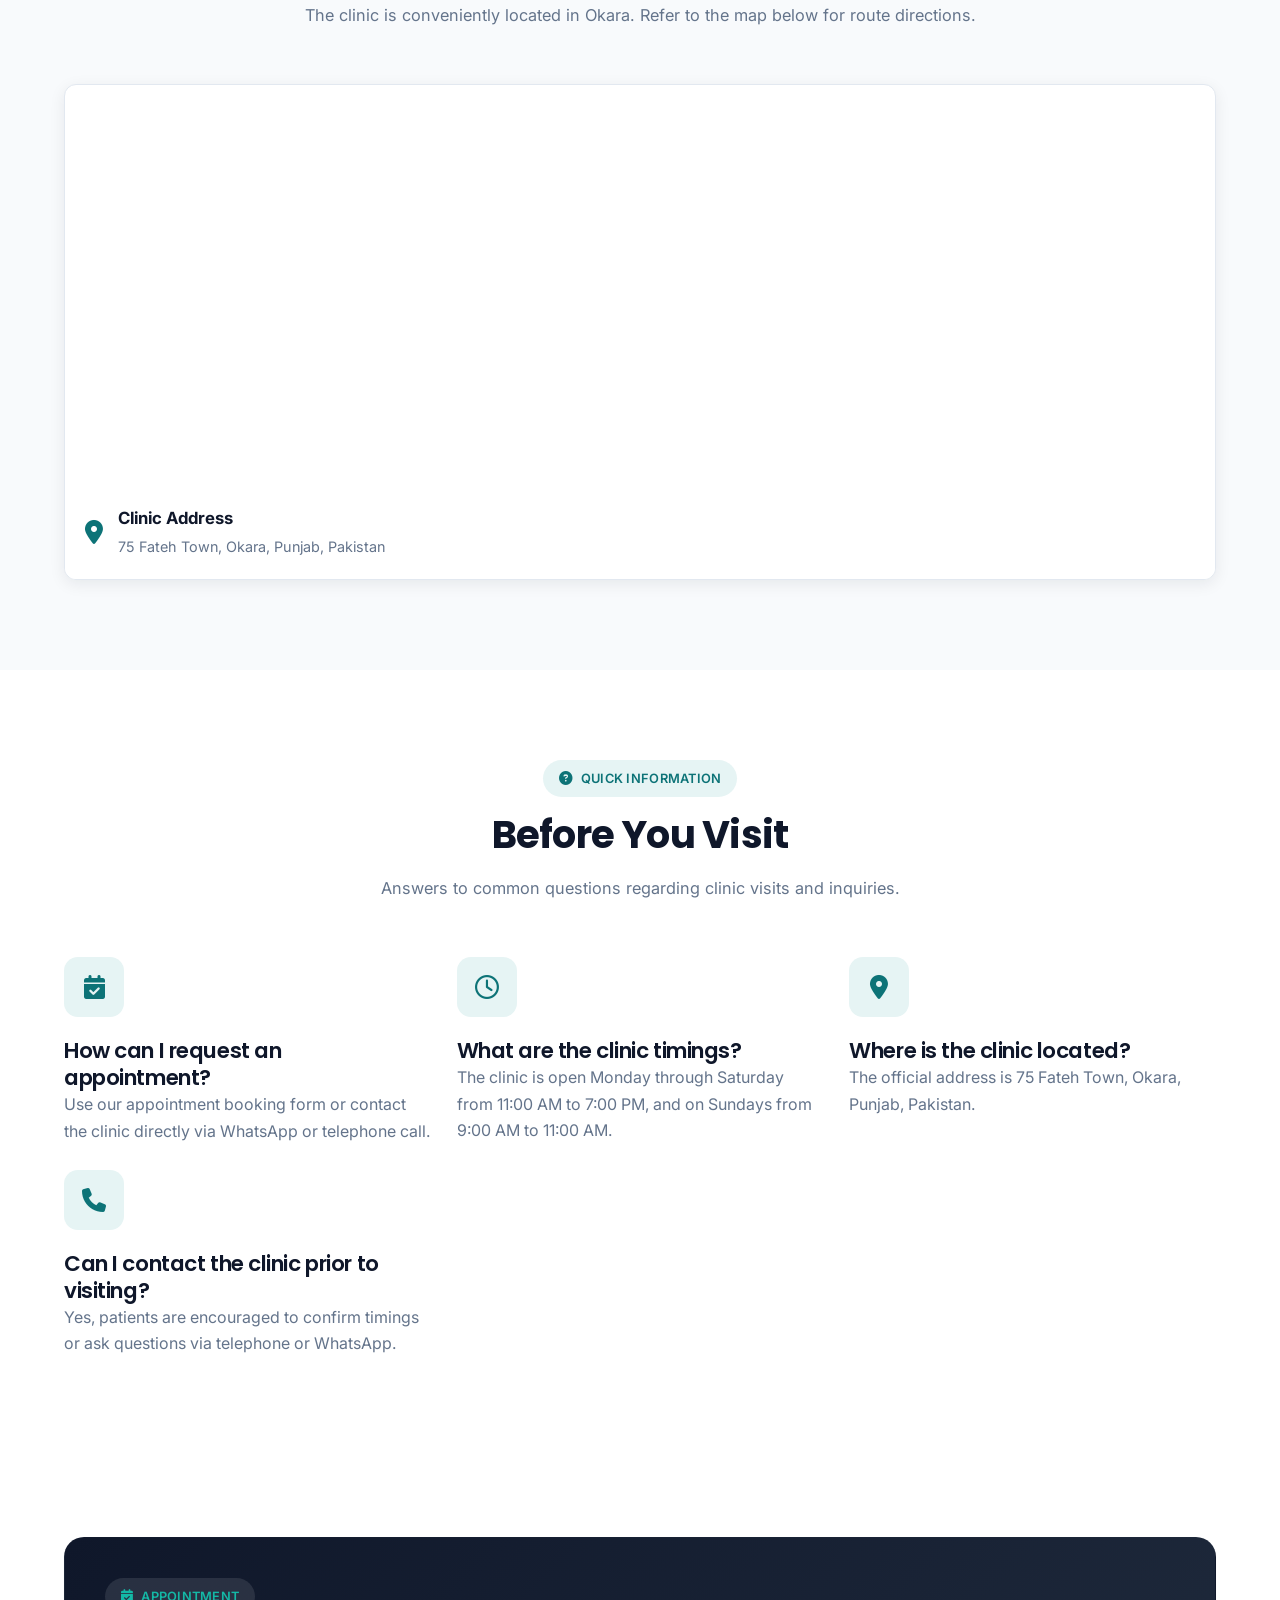
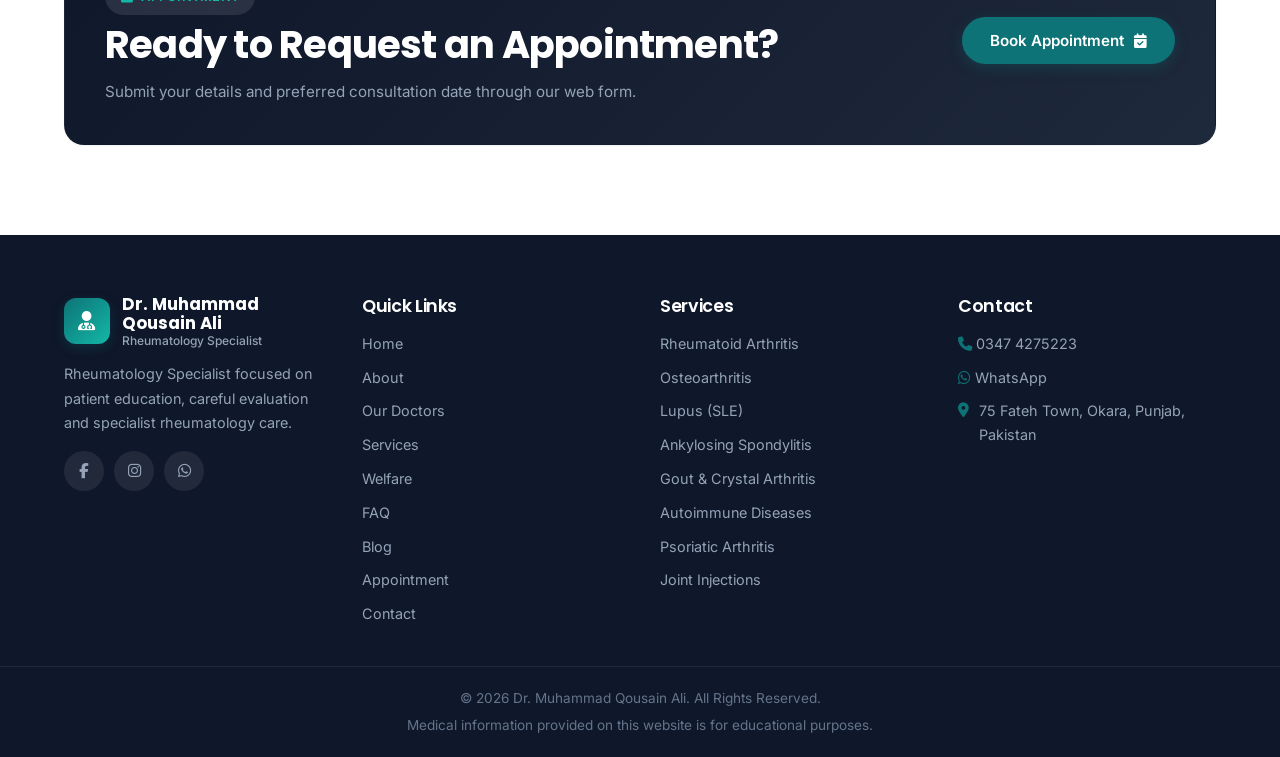
<file: Contact.html>
<!DOCTYPE html>
<html lang="en">
<head>
<meta charset="UTF-8">
<meta name="viewport" content="width=device-width, initial-scale=1.0">
<meta name="description" content="Contact Dr. Muhammad Qousain Ali's rheumatology clinic in Okara, Pakistan. Phone, WhatsApp, address and clinic timings for appointments and consultations.">
<meta name="keywords" content="Contact rheumatologist Okara, Dr Muhammad Qousain Ali clinic, Rheumatology consultation Pakistan">
<meta name="author" content="Dr. Muhammad Qousain Ali">
<meta name="theme-color" content="#0d7377">
<meta property="og:type" content="website">
<meta property="og:title" content="Contact | Dr. Muhammad Qousain Ali">
<meta property="og:description" content="Get in touch with Dr. Muhammad Qousain Ali's clinic for appointments, consultations and clinic information.">
<meta property="og:locale" content="en_PK">
<title>Contact | Dr. Muhammad Qousain Ali</title>
<link rel="icon" href="data:image/svg+xml,%3Csvg xmlns='http://www.w3.org/2000/svg' viewBox='0 0 100 100'%3E%3Crect width='100' height='100' rx='20' fill='%230d7377'/%3E%3Ctext x='50' y='68' font-family='Arial' font-size='55' font-weight='bold' text-anchor='middle' fill='white'%3EM%3C/text%3E%3C/svg%3E">
<link rel="preconnect" href="https://fonts.googleapis.com">
<link rel="preconnect" href="https://fonts.gstatic.com" crossorigin>
<link rel="dns-prefetch" href="https://cdnjs.cloudflare.com">
<link href="https://fonts.googleapis.com/css2?family=Inter:wght@400;500;600;700&family=Poppins:wght@600;700;800&display=swap" rel="stylesheet">
<link rel="stylesheet" href="https://cdnjs.cloudflare.com/ajax/libs/font-awesome/6.5.1/css/all.min.css">
<link rel="stylesheet" href="style.css">
<script>document.documentElement.classList.remove('no-js');</script>
</head>
<body class="no-js">

<div class="top-bar">
<div class="container top-bar-inner">
<div class="top-contact">
<a href="tel:03474275223"><i class="fa-solid fa-phone"></i> 0347 4275223</a>
<a href="https://wa.me/923474275223" target="_blank" rel="noopener noreferrer"><i class="fa-brands fa-whatsapp"></i> WhatsApp</a>
</div>
<div class="emergency"><i class="fa-solid fa-circle-info"></i><span>For appointments &amp; clinic information</span></div>
</div>
</div>

<header class="header" id="header">
<div class="container nav">
<a href="index.html" class="logo">
<div class="logo-icon"><i class="fa-solid fa-user-doctor"></i></div>
<div class="logo-text"><strong>Dr. Muhammad Qousain Ali</strong><small>Rheumatology Specialist</small></div>
</a>
<button class="hamburger" id="menuButton" type="button" aria-label="Toggle navigation menu" aria-expanded="false">
<i class="fa-solid fa-bars" id="menuOpenIcon"></i>
<i class="fa-solid fa-xmark" id="menuCloseIcon"></i>
</button>
<nav class="nav-links" id="mobileMenu">
<a href="index.html">Home</a>
<a href="about.html">About</a>
<a href="doctors.html">Our Doctors</a>
<a href="services.html">Services</a>
<a href="welfare.html">Welfare</a>
<a href="faq.html">FAQ</a>
<a href="blog.html">Blog</a>
<a href="appointment.html">Appointment</a>
<a href="contact.html" class="active">Contact</a>
</nav>
</div>
</header>

<main>
<section class="page-hero">
<div class="container page-hero-content reveal">
<span class="section-label"><i class="fa-solid fa-address-book"></i> Contact Us</span>
<h1>Contact the Clinic</h1>
<p>Get in touch for appointment information, clinic details, and general consultations.</p>
<div class="breadcrumb">
<a href="index.html">Home</a>
<i class="fa-solid fa-chevron-right"></i>
<span>Contact</span>
</div>
</div>
</section>

<section class="section">
<div class="container">
<div class="contact-grid">

<div class="contact-info reveal">
<div>
<span class="section-label"><i class="fa-solid fa-circle-info"></i> Get in Touch</span>
<h2>We're Here to Help</h2>
<p>For appointment requests and clinic information, feel free to reach out using any of the direct options below.</p>
</div>

<div class="contact-card">
<div class="contact-icon"><i class="fa-solid fa-phone"></i></div>
<div>
<h3>Phone</h3>
<a href="tel:03474275223">0347 4275223</a>
<p>Call during operating hours for assistance.</p>
</div>
</div>

<div class="contact-card">
<div class="contact-icon whatsapp"><i class="fa-brands fa-whatsapp"></i></div>
<div>
<h3>WhatsApp</h3>
<a href="https://wa.me/923474275223" target="_blank" rel="noopener noreferrer">Chat on WhatsApp</a>
<p>Send appointment requests directly.</p>
</div>
</div>

<div class="contact-card">
<div class="contact-icon"><i class="fa-solid fa-location-dot"></i></div>
<div>
<h3>Clinic Address</h3>
<p class="info-strong">75 Fateh Town, Okara, Punjab, Pakistan</p>
</div>
</div>

<div class="timings-box">
<div class="timings-header">
<i class="fa-regular fa-clock"></i>
<h3>Clinic Timings</h3>
</div>
<div class="timings-row">
<span>Monday – Saturday</span>
<strong>11:00 AM – 7:00 PM</strong>
</div>
<div class="timings-row">
<span>Sunday</span>
<strong>9:00 AM – 11:00 AM</strong>
</div>
</div>
</div>

<div class="action-panel reveal">
<div class="action-panel-icon"><i class="fa-solid fa-comments"></i></div>
<h2>Need an Appointment?</h2>
<p>Use our appointment page to select your details and preferred date. Your booking request will be generated for direct dispatch via WhatsApp.</p>
<a href="appointment.html" class="btn btn-primary"><i class="fa-solid fa-calendar-check"></i> Book Appointment</a>
<div class="divider-or"><hr><span>OR</span></div>
<a href="https://wa.me/923474275223" class="btn btn-whatsapp" target="_blank" rel="noopener noreferrer"><i class="fa-brands fa-whatsapp"></i> Chat on WhatsApp</a>
<div class="note">
<i class="fa-solid fa-circle-info"></i>
<span>Appointment availability is confirmed directly with the clinic.</span>
</div>
</div>

</div>
</div>
</section>

<section class="section light">
<div class="container">
<div class="section-heading reveal">
<span class="section-label"><i class="fa-solid fa-location-dot"></i> Clinic Location</span>
<h2>Find the Clinic</h2>
<p>The clinic is conveniently located in Okara. Refer to the map below for route directions.</p>
</div>
<div class="map-wrapper reveal">
<iframe src="https://www.google.com/maps?q=75%20Fateh%20Town%2C%20Okara%2C%20Punjab%2C%20Pakistan&output=embed" title="Dr. Muhammad Qousain Ali Clinic Location" loading="lazy" referrerpolicy="no-referrer-when-downgrade" allowfullscreen></iframe>
<div class="map-footer">
<i class="fa-solid fa-location-dot"></i>
<div>
<strong>Clinic Address</strong>
<span>75 Fateh Town, Okara, Punjab, Pakistan</span>
</div>
</div>
</div>
</div>
</section>

<section class="section">
<div class="container">
<div class="section-heading reveal">
<span class="section-label"><i class="fa-solid fa-circle-question"></i> Quick Information</span>
<h2>Before You Visit</h2>
<p>Answers to common questions regarding clinic visits and inquiries.</p>
</div>
<div class="services-grid">

<article class="faq-card reveal">
<div class="service-icon"><i class="fa-solid fa-calendar-check"></i></div>
<h3>How can I request an appointment?</h3>
<p>Use our appointment booking form or contact the clinic directly via WhatsApp or telephone call.</p>
</article>

<article class="faq-card reveal">
<div class="service-icon"><i class="fa-regular fa-clock"></i></div>
<h3>What are the clinic timings?</h3>
<p>The clinic is open Monday through Saturday from 11:00 AM to 7:00 PM, and on Sundays from 9:00 AM to 11:00 AM.</p>
</article>

<article class="faq-card reveal">
<div class="service-icon"><i class="fa-solid fa-location-dot"></i></div>
<h3>Where is the clinic located?</h3>
<p>The official address is 75 Fateh Town, Okara, Punjab, Pakistan.</p>
</article>

<article class="faq-card reveal">
<div class="service-icon"><i class="fa-solid fa-phone"></i></div>
<h3>Can I contact the clinic prior to visiting?</h3>
<p>Yes, patients are encouraged to confirm timings or ask questions via telephone or WhatsApp.</p>
</article>

</div>
</div>
</section>

<section class="section">
<div class="container reveal">
<div class="notice-box cta-banner cta-banner--dark">
<div>
<span class="section-label"><i class="fa-solid fa-calendar-check"></i> Appointment</span>
<h2>Ready to Request an Appointment?</h2>
<p>Submit your details and preferred consultation date through our web form.</p>
</div>
<a href="appointment.html" class="btn btn-primary">Book Appointment <i class="fa-solid fa-calendar-check"></i></a>
</div>
</div>
</section>
</main>

<footer class="footer">
<div class="container footer-grid">
<div class="footer-about">
<a href="index.html" class="footer-logo">
<div class="logo-icon"><i class="fa-solid fa-user-doctor"></i></div>
<div class="logo-text"><strong>Dr. Muhammad Qousain Ali</strong><small>Rheumatology Specialist</small></div>
</a>
<p>Rheumatology Specialist focused on patient education, careful evaluation and specialist rheumatology care.</p>
<div class="social-links">
<a href="#" aria-label="Facebook"><i class="fa-brands fa-facebook-f"></i></a>
<a href="#" aria-label="Instagram"><i class="fa-brands fa-instagram"></i></a>
<a href="https://wa.me/923474275223" target="_blank" rel="noopener noreferrer" aria-label="WhatsApp"><i class="fa-brands fa-whatsapp"></i></a>
</div>
</div>
<div class="footer-column">
<h3>Quick Links</h3>
<ul>
<li><a href="index.html">Home</a></li>
<li><a href="about.html">About</a></li>
<li><a href="doctors.html">Our Doctors</a></li>
<li><a href="services.html">Services</a></li>
<li><a href="welfare.html">Welfare</a></li>
<li><a href="faq.html">FAQ</a></li>
<li><a href="blog.html">Blog</a></li>
<li><a href="appointment.html">Appointment</a></li>
<li><a href="contact.html">Contact</a></li>
</ul>
</div>
<div class="footer-column">
<h3>Services</h3>
<ul>
<li><a href="services.html">Rheumatoid Arthritis</a></li>
<li><a href="services.html">Osteoarthritis</a></li>
<li><a href="services.html">Lupus (SLE)</a></li>
<li><a href="services.html">Ankylosing Spondylitis</a></li>
<li><a href="services.html">Gout &amp; Crystal Arthritis</a></li>
<li><a href="services.html">Autoimmune Diseases</a></li>
<li><a href="services.html">Psoriatic Arthritis</a></li>
<li><a href="services.html">Joint Injections</a></li>
</ul>
</div>
<div class="footer-column">
<h3>Contact</h3>
<ul>
<li><a href="tel:03474275223"><i class="fa-solid fa-phone"></i> 0347 4275223</a></li>
<li><a href="https://wa.me/923474275223" target="_blank" rel="noopener noreferrer"><i class="fa-brands fa-whatsapp"></i> WhatsApp</a></li>
<li><i class="fa-solid fa-location-dot"></i> 75 Fateh Town, Okara, Punjab, Pakistan</li>
</ul>
</div>
</div>
<div class="footer-bottom">
<div class="container">
<p>&copy; <span id="currentYear"></span> Dr. Muhammad Qousain Ali. All Rights Reserved.</p>
<p>Medical information provided on this website is for educational purposes.</p>
</div>
</div>
</footer>

<a href="https://wa.me/923474275223" class="whatsapp-float" target="_blank" rel="noopener noreferrer" aria-label="Contact on WhatsApp">
<i class="fa-brands fa-whatsapp"></i>
</a>
<button class="scroll-top" id="scrollTop" type="button" aria-label="Scroll to top">
<i class="fa-solid fa-arrow-up"></i>
</button>

<script src="script.js" defer></script>
</body>
</html>
</file>
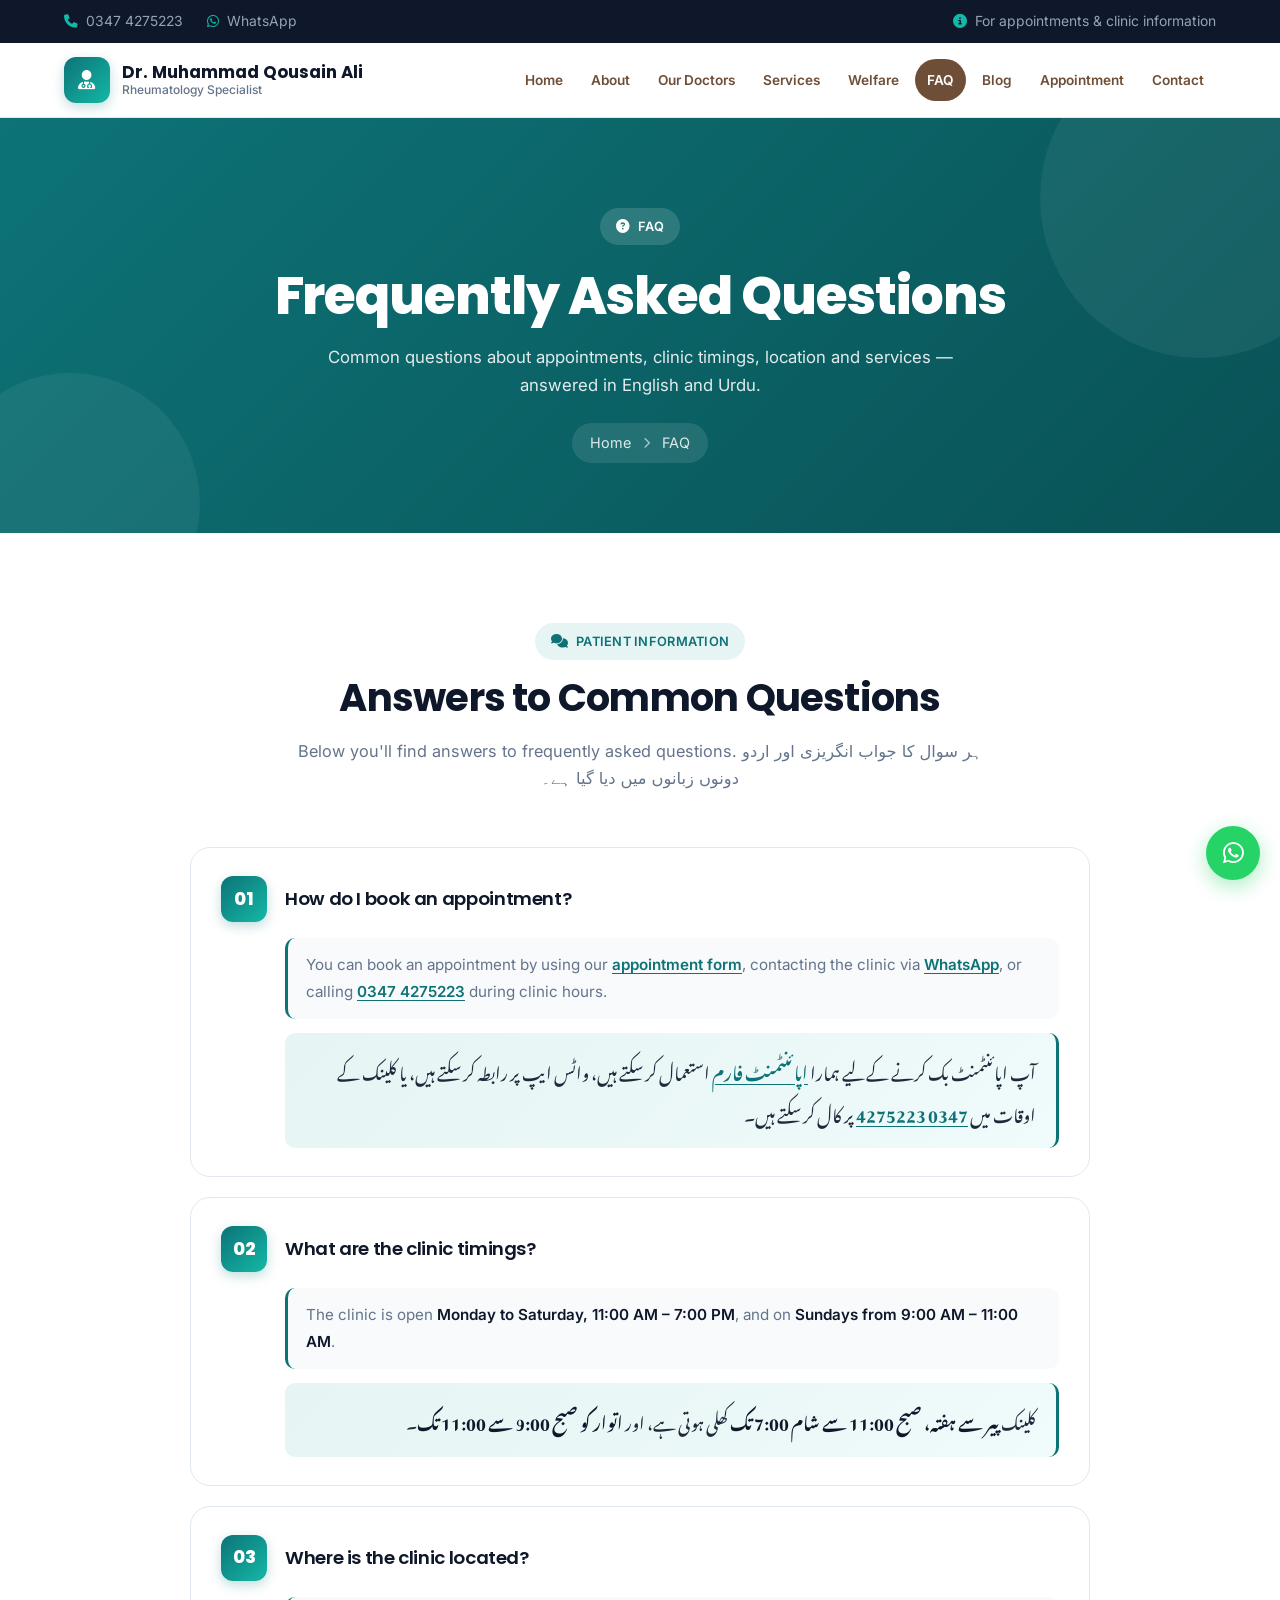
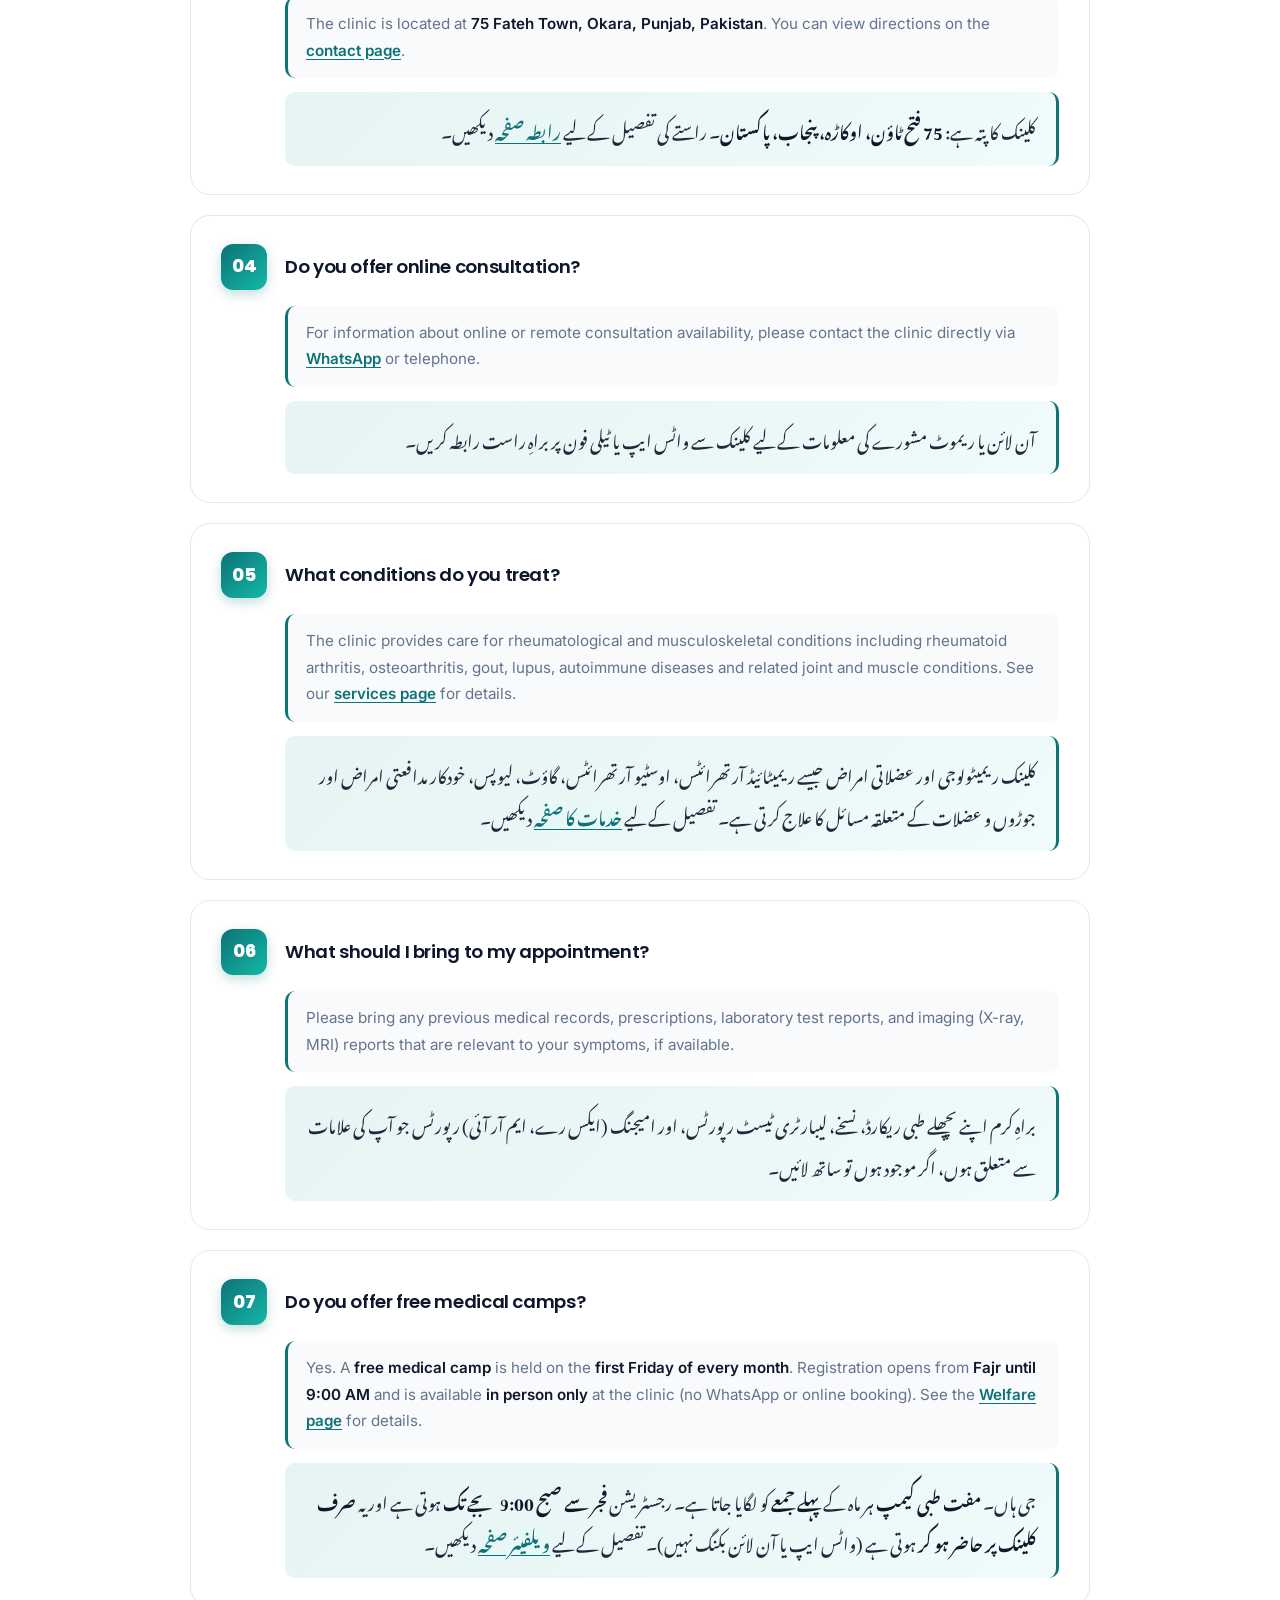
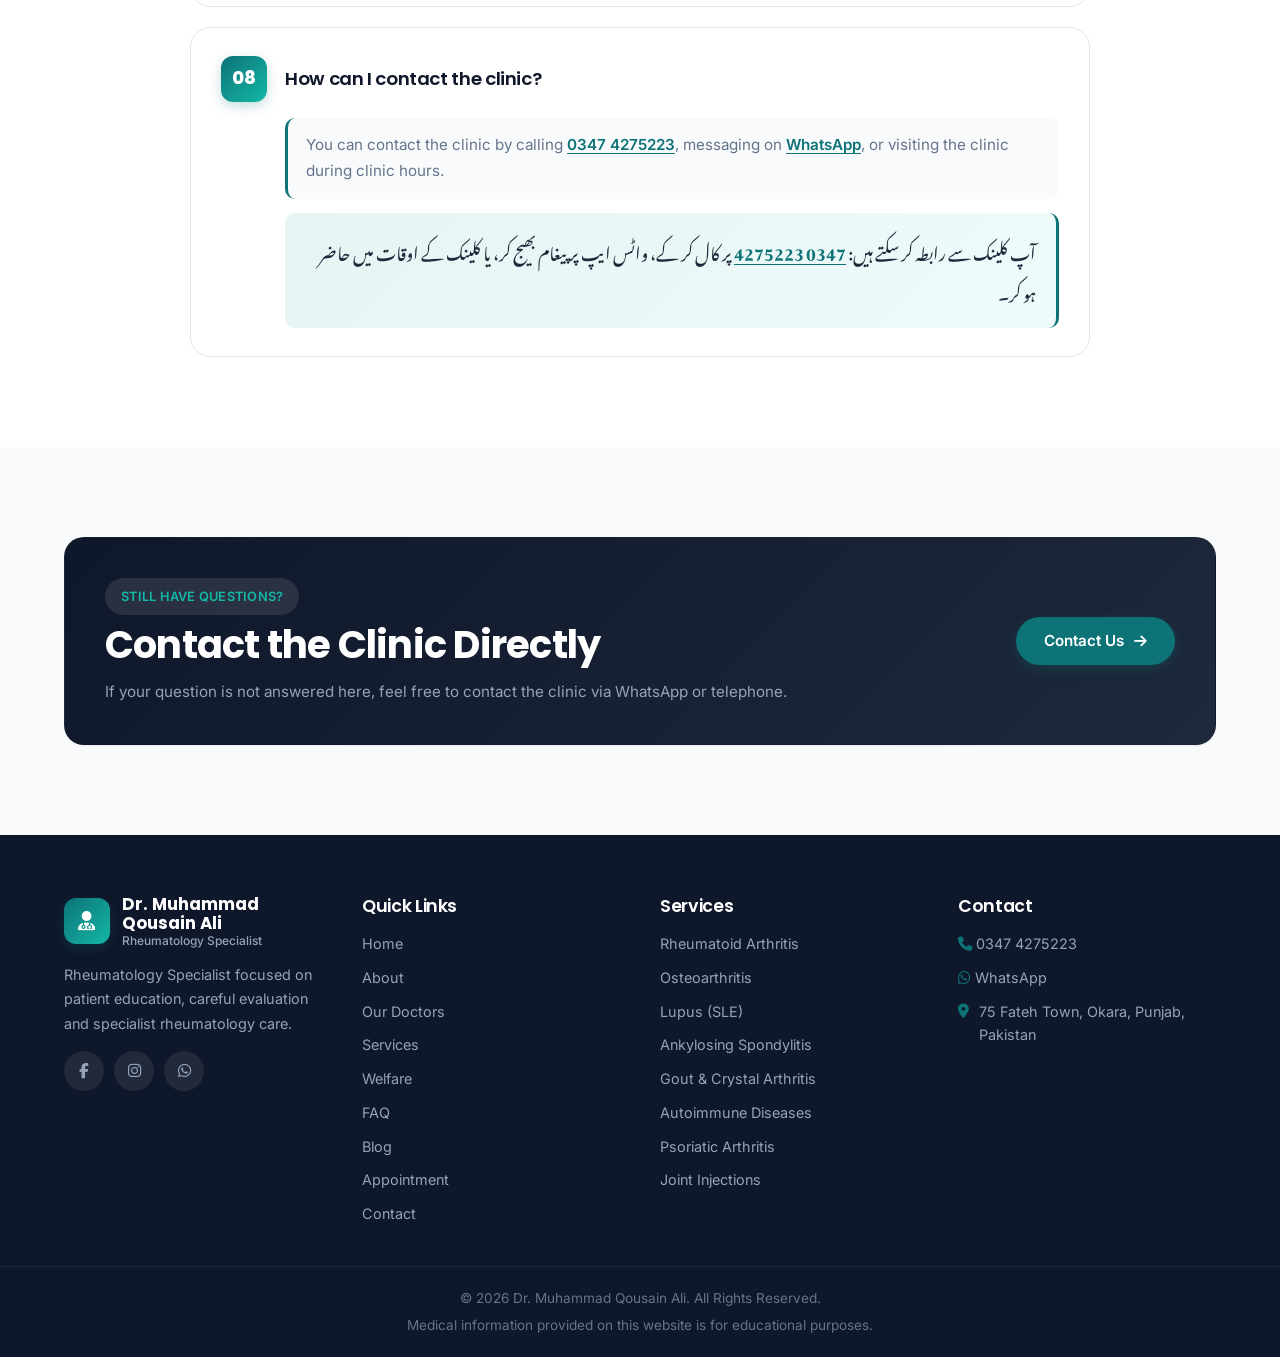
<file: FAQ.html>
<!DOCTYPE html>
<html lang="en">
<head>
<meta charset="UTF-8">
<meta name="viewport" content="width=device-width, initial-scale=1.0">
<meta name="description" content="Frequently asked questions about appointments, clinic timings, location and services at Dr. Muhammad Qousain Ali's rheumatology clinic in Okara, Pakistan.">
<meta name="keywords" content="FAQ Dr Muhammad Qousain Ali, Rheumatology clinic questions, Appointment info Okara, Clinic timings Pakistan">
<meta name="author" content="Dr. Muhammad Qousain Ali">
<meta name="theme-color" content="#0d7377">
<meta property="og:type" content="website">
<meta property="og:title" content="FAQ | Dr. Muhammad Qousain Ali">
<meta property="og:description" content="Answers to common questions about appointments, timings, location and services.">
<meta property="og:locale" content="en_PK">
<title>FAQ | Dr. Muhammad Qousain Ali</title>
<link rel="icon" href="data:image/svg+xml,%3Csvg xmlns='http://www.w3.org/2000/svg' viewBox='0 0 100 100'%3E%3Crect width='100' height='100' rx='20' fill='%230d7377'/%3E%3Ctext x='50' y='68' font-family='Arial' font-size='55' font-weight='bold' text-anchor='middle' fill='white'%3EM%3C/text%3E%3C/svg%3E">
<link rel="preconnect" href="https://fonts.googleapis.com">
<link rel="preconnect" href="https://fonts.gstatic.com" crossorigin>
<link rel="dns-prefetch" href="https://cdnjs.cloudflare.com">
<link href="https://fonts.googleapis.com/css2?family=Inter:wght@400;500;600;700&family=Poppins:wght@600;700;800&family=Noto+Nastaliq+Urdu:wght@400;500;600;700&display=swap" rel="stylesheet">
<link rel="stylesheet" href="https://cdnjs.cloudflare.com/ajax/libs/font-awesome/6.5.1/css/all.min.css">
<link rel="stylesheet" href="style.css">
<script>document.documentElement.classList.remove('no-js');</script>
</head>
<body class="no-js">

<div class="top-bar">
<div class="container top-bar-inner">
<div class="top-contact">
<a href="tel:03474275223"><i class="fa-solid fa-phone"></i> 0347 4275223</a>
<a href="https://wa.me/923474275223" target="_blank" rel="noopener noreferrer"><i class="fa-brands fa-whatsapp"></i> WhatsApp</a>
</div>
<div class="emergency"><i class="fa-solid fa-circle-info"></i><span>For appointments &amp; clinic information</span></div>
</div>
</div>

<header class="header" id="header">
<div class="container nav">
<a href="index.html" class="logo">
<div class="logo-icon"><i class="fa-solid fa-user-doctor"></i></div>
<div class="logo-text"><strong>Dr. Muhammad Qousain Ali</strong><small>Rheumatology Specialist</small></div>
</a>
<button class="hamburger" id="menuButton" type="button" aria-label="Toggle navigation menu" aria-expanded="false">
<i class="fa-solid fa-bars" id="menuOpenIcon"></i>
<i class="fa-solid fa-xmark" id="menuCloseIcon"></i>
</button>
<nav class="nav-links" id="mobileMenu">
<a href="index.html">Home</a>
<a href="about.html">About</a>
<a href="doctors.html">Our Doctors</a>
<a href="services.html">Services</a>
<a href="welfare.html">Welfare</a>
<a href="faq.html" class="active">FAQ</a>
<a href="blog.html">Blog</a>
<a href="appointment.html">Appointment</a>
<a href="contact.html">Contact</a>
</nav>
</div>
</header>

<main>
<section class="page-hero">
<div class="container page-hero-content reveal">
<span class="section-label"><i class="fa-solid fa-circle-question"></i> FAQ</span>
<h1>Frequently Asked Questions</h1>
<p>Common questions about appointments, clinic timings, location and services — answered in English and Urdu.</p>
<div class="breadcrumb">
<a href="index.html">Home</a>
<i class="fa-solid fa-chevron-right"></i>
<span>FAQ</span>
</div>
</div>
</section>

<section class="section">
<div class="container">
<div class="section-heading reveal">
<span class="section-label"><i class="fa-solid fa-comments"></i> Patient Information</span>
<h2>Answers to Common Questions</h2>
<p>Below you'll find answers to frequently asked questions. ہر سوال کا جواب انگریزی اور اردو دونوں زبانوں میں دیا گیا ہے۔</p>
</div>
<div class="faq-list">

<article class="faq-item reveal">
<div class="faq-item-header">
<span class="faq-item-num">01</span>
<h3>How do I book an appointment?</h3>
</div>
<div class="faq-item-body">
<p class="faq-en">You can book an appointment by using our <a href="appointment.html">appointment form</a>, contacting the clinic via <a href="https://wa.me/923474275223" target="_blank" rel="noopener noreferrer">WhatsApp</a>, or calling <a href="tel:03474275223">0347 4275223</a> during clinic hours.</p>
<p class="faq-ur" dir="rtl" lang="ur">آپ اپائنٹمنٹ بک کرنے کے لیے ہمارا <a href="appointment.html">اپائنٹمنٹ فارم</a> استعمال کر سکتے ہیں، واٹس ایپ پر رابطہ کر سکتے ہیں، یا کلینک کے اوقات میں <a href="tel:03474275223">0347 4275223</a> پر کال کر سکتے ہیں۔</p>
</div>
</article>

<article class="faq-item reveal">
<div class="faq-item-header">
<span class="faq-item-num">02</span>
<h3>What are the clinic timings?</h3>
</div>
<div class="faq-item-body">
<p class="faq-en">The clinic is open <strong>Monday to Saturday, 11:00 AM – 7:00 PM</strong>, and on <strong>Sundays from 9:00 AM – 11:00 AM</strong>.</p>
<p class="faq-ur" dir="rtl" lang="ur">کلینک <strong>پیر سے ہفتہ، صبح 11:00 سے شام 7:00 تک</strong> کھلی ہوتی ہے، اور <strong>اتوار کو صبح 9:00 سے 11:00 تک</strong>۔</p>
</div>
</article>

<article class="faq-item reveal">
<div class="faq-item-header">
<span class="faq-item-num">03</span>
<h3>Where is the clinic located?</h3>
</div>
<div class="faq-item-body">
<p class="faq-en">The clinic is located at <strong>75 Fateh Town, Okara, Punjab, Pakistan</strong>. You can view directions on the <a href="contact.html">contact page</a>.</p>
<p class="faq-ur" dir="rtl" lang="ur">کلینک کا پتہ ہے: <strong>75 فتح ٹاؤن، اوکاڑہ، پنجاب، پاکستان</strong>۔ راستے کی تفصیل کے لیے <a href="contact.html">رابطہ صفحہ</a> دیکھیں۔</p>
</div>
</article>

<article class="faq-item reveal">
<div class="faq-item-header">
<span class="faq-item-num">04</span>
<h3>Do you offer online consultation?</h3>
</div>
<div class="faq-item-body">
<p class="faq-en">For information about online or remote consultation availability, please contact the clinic directly via <a href="https://wa.me/923474275223" target="_blank" rel="noopener noreferrer">WhatsApp</a> or telephone.</p>
<p class="faq-ur" dir="rtl" lang="ur">آن لائن یا ریموٹ مشورے کی معلومات کے لیے کلینک سے واٹس ایپ یا ٹیلی فون پر براہِ راست رابطہ کریں۔</p>
</div>
</article>

<article class="faq-item reveal">
<div class="faq-item-header">
<span class="faq-item-num">05</span>
<h3>What conditions do you treat?</h3>
</div>
<div class="faq-item-body">
<p class="faq-en">The clinic provides care for rheumatological and musculoskeletal conditions including rheumatoid arthritis, osteoarthritis, gout, lupus, autoimmune diseases and related joint and muscle conditions. See our <a href="services.html">services page</a> for details.</p>
<p class="faq-ur" dir="rtl" lang="ur">کلینک ریمیٹولوجی اور عضلاتی امراض جیسے ریمیٹائیڈ آرتھرائٹس، اوسٹیو آرتھرائٹس، گاؤٹ، لیوپس، خودکار مدافعتی امراض اور جوڑوں و عضلات کے متعلقہ مسائل کا علاج کرتی ہے۔ تفصیل کے لیے <a href="services.html">خدمات کا صفحہ</a> دیکھیں۔</p>
</div>
</article>

<article class="faq-item reveal">
<div class="faq-item-header">
<span class="faq-item-num">06</span>
<h3>What should I bring to my appointment?</h3>
</div>
<div class="faq-item-body">
<p class="faq-en">Please bring any previous medical records, prescriptions, laboratory test reports, and imaging (X-ray, MRI) reports that are relevant to your symptoms, if available.</p>
<p class="faq-ur" dir="rtl" lang="ur">براہِ کرم اپنے پچھلے طبی ریکارڈ، نسخے، لیبارٹری ٹیسٹ رپورٹس، اور امیجنگ (ایکس رے، ایم آر آئی) رپورٹس جو آپ کی علامات سے متعلق ہوں، اگر موجود ہوں تو ساتھ لائیں۔</p>
</div>
</article>

<article class="faq-item reveal">
<div class="faq-item-header">
<span class="faq-item-num">07</span>
<h3>Do you offer free medical camps?</h3>
</div>
<div class="faq-item-body">
<p class="faq-en">Yes. A <strong>free medical camp</strong> is held on the <strong>first Friday of every month</strong>. Registration opens from <strong>Fajr until 9:00 AM</strong> and is available <strong>in person only</strong> at the clinic (no WhatsApp or online booking). See the <a href="welfare.html">Welfare page</a> for details.</p>
<p class="faq-ur" dir="rtl" lang="ur">جی ہاں۔ <strong>مفت طبی کیمپ</strong> ہر ماہ کے <strong>پہلے جمعے</strong> کو لگایا جاتا ہے۔ رجسٹریشن <strong>فجر سے صبح 9:00 بجے تک</strong> ہوتی ہے اور یہ <strong>صرف کلینک پر حاضر ہو کر</strong> ہوتی ہے (واٹس ایپ یا آن لائن بکنگ نہیں)۔ تفصیل کے لیے <a href="welfare.html">ویلفیئر صفحہ</a> دیکھیں۔</p>
</div>
</article>

<article class="faq-item reveal">
<div class="faq-item-header">
<span class="faq-item-num">08</span>
<h3>How can I contact the clinic?</h3>
</div>
<div class="faq-item-body">
<p class="faq-en">You can contact the clinic by calling <a href="tel:03474275223">0347 4275223</a>, messaging on <a href="https://wa.me/923474275223" target="_blank" rel="noopener noreferrer">WhatsApp</a>, or visiting the clinic during clinic hours.</p>
<p class="faq-ur" dir="rtl" lang="ur">آپ کلینک سے رابطہ کر سکتے ہیں: <a href="tel:03474275223">0347 4275223</a> پر کال کر کے، واٹس ایپ پر پیغام بھیج کر، یا کلینک کے اوقات میں حاضر ہو کر۔</p>
</div>
</article>

</div>
</div>
</section>

<section class="section light">
<div class="container reveal">
<div class="notice-box cta-banner cta-banner--dark">
<div>
<span class="section-label">Still Have Questions?</span>
<h2>Contact the Clinic Directly</h2>
<p>If your question is not answered here, feel free to contact the clinic via WhatsApp or telephone.</p>
</div>
<a href="contact.html" class="btn btn-primary">Contact Us <i class="fa-solid fa-arrow-right"></i></a>
</div>
</div>
</section>
</main>

<footer class="footer">
<div class="container footer-grid">
<div class="footer-about">
<a href="index.html" class="footer-logo">
<div class="logo-icon"><i class="fa-solid fa-user-doctor"></i></div>
<div class="logo-text"><strong>Dr. Muhammad Qousain Ali</strong><small>Rheumatology Specialist</small></div>
</a>
<p>Rheumatology Specialist focused on patient education, careful evaluation and specialist rheumatology care.</p>
<div class="social-links">
<a href="#" aria-label="Facebook"><i class="fa-brands fa-facebook-f"></i></a>
<a href="#" aria-label="Instagram"><i class="fa-brands fa-instagram"></i></a>
<a href="https://wa.me/923474275223" target="_blank" rel="noopener noreferrer" aria-label="WhatsApp"><i class="fa-brands fa-whatsapp"></i></a>
</div>
</div>
<div class="footer-column">
<h3>Quick Links</h3>
<ul>
<li><a href="index.html">Home</a></li>
<li><a href="about.html">About</a></li>
<li><a href="doctors.html">Our Doctors</a></li>
<li><a href="services.html">Services</a></li>
<li><a href="welfare.html">Welfare</a></li>
<li><a href="faq.html">FAQ</a></li>
<li><a href="blog.html">Blog</a></li>
<li><a href="appointment.html">Appointment</a></li>
<li><a href="contact.html">Contact</a></li>
</ul>
</div>
<div class="footer-column">
<h3>Services</h3>
<ul>
<li><a href="services.html">Rheumatoid Arthritis</a></li>
<li><a href="services.html">Osteoarthritis</a></li>
<li><a href="services.html">Lupus (SLE)</a></li>
<li><a href="services.html">Ankylosing Spondylitis</a></li>
<li><a href="services.html">Gout &amp; Crystal Arthritis</a></li>
<li><a href="services.html">Autoimmune Diseases</a></li>
<li><a href="services.html">Psoriatic Arthritis</a></li>
<li><a href="services.html">Joint Injections</a></li>
</ul>
</div>
<div class="footer-column">
<h3>Contact</h3>
<ul>
<li><a href="tel:03474275223"><i class="fa-solid fa-phone"></i> 0347 4275223</a></li>
<li><a href="https://wa.me/923474275223" target="_blank" rel="noopener noreferrer"><i class="fa-brands fa-whatsapp"></i> WhatsApp</a></li>
<li><i class="fa-solid fa-location-dot"></i> 75 Fateh Town, Okara, Punjab, Pakistan</li>
</ul>
</div>
</div>
<div class="footer-bottom">
<div class="container">
<p>&copy; <span id="currentYear"></span> Dr. Muhammad Qousain Ali. All Rights Reserved.</p>
<p>Medical information provided on this website is for educational purposes.</p>
</div>
</div>
</footer>

<a href="https://wa.me/923474275223" class="whatsapp-float" target="_blank" rel="noopener noreferrer" aria-label="Contact on WhatsApp">
<i class="fa-brands fa-whatsapp"></i>
</a>
<button class="scroll-top" id="scrollTop" type="button" aria-label="Scroll to top">
<i class="fa-solid fa-arrow-up"></i>
</button>

<script src="script.js" defer></script>
</body>
</html>
</file>
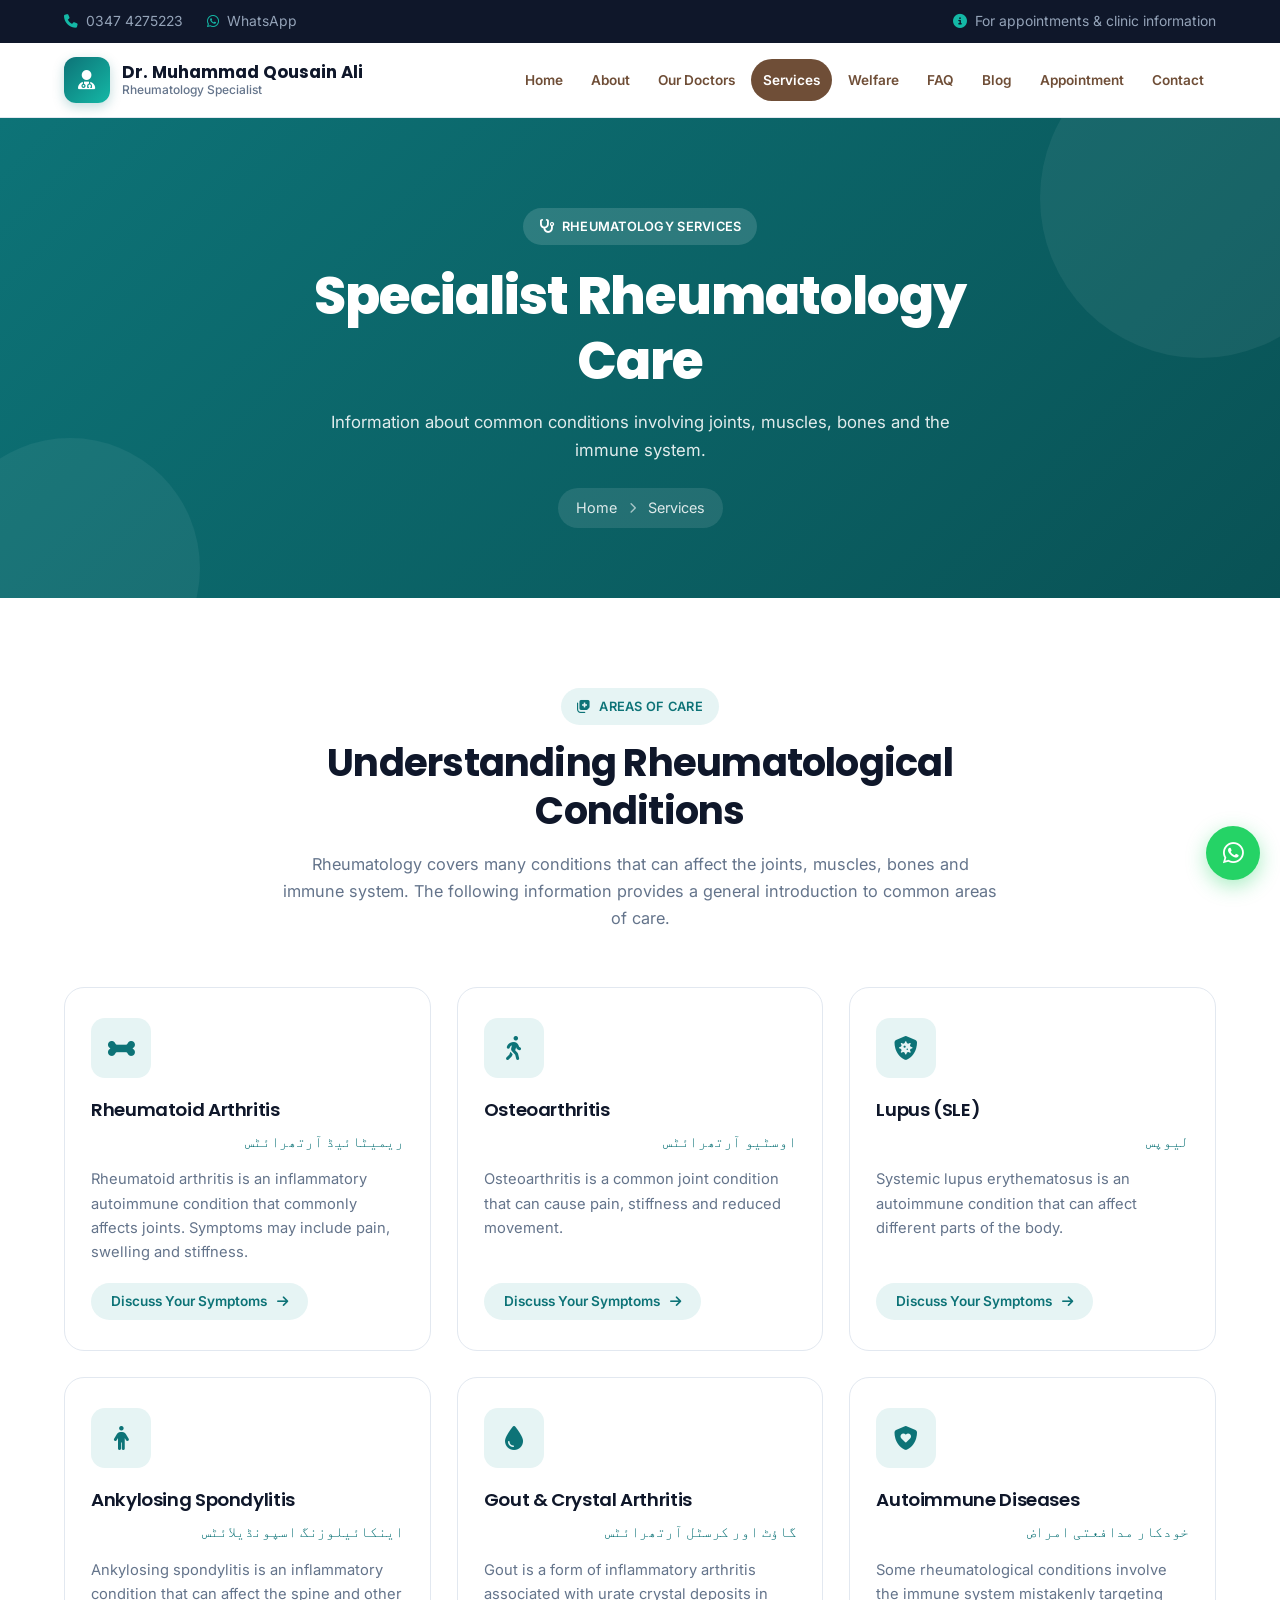
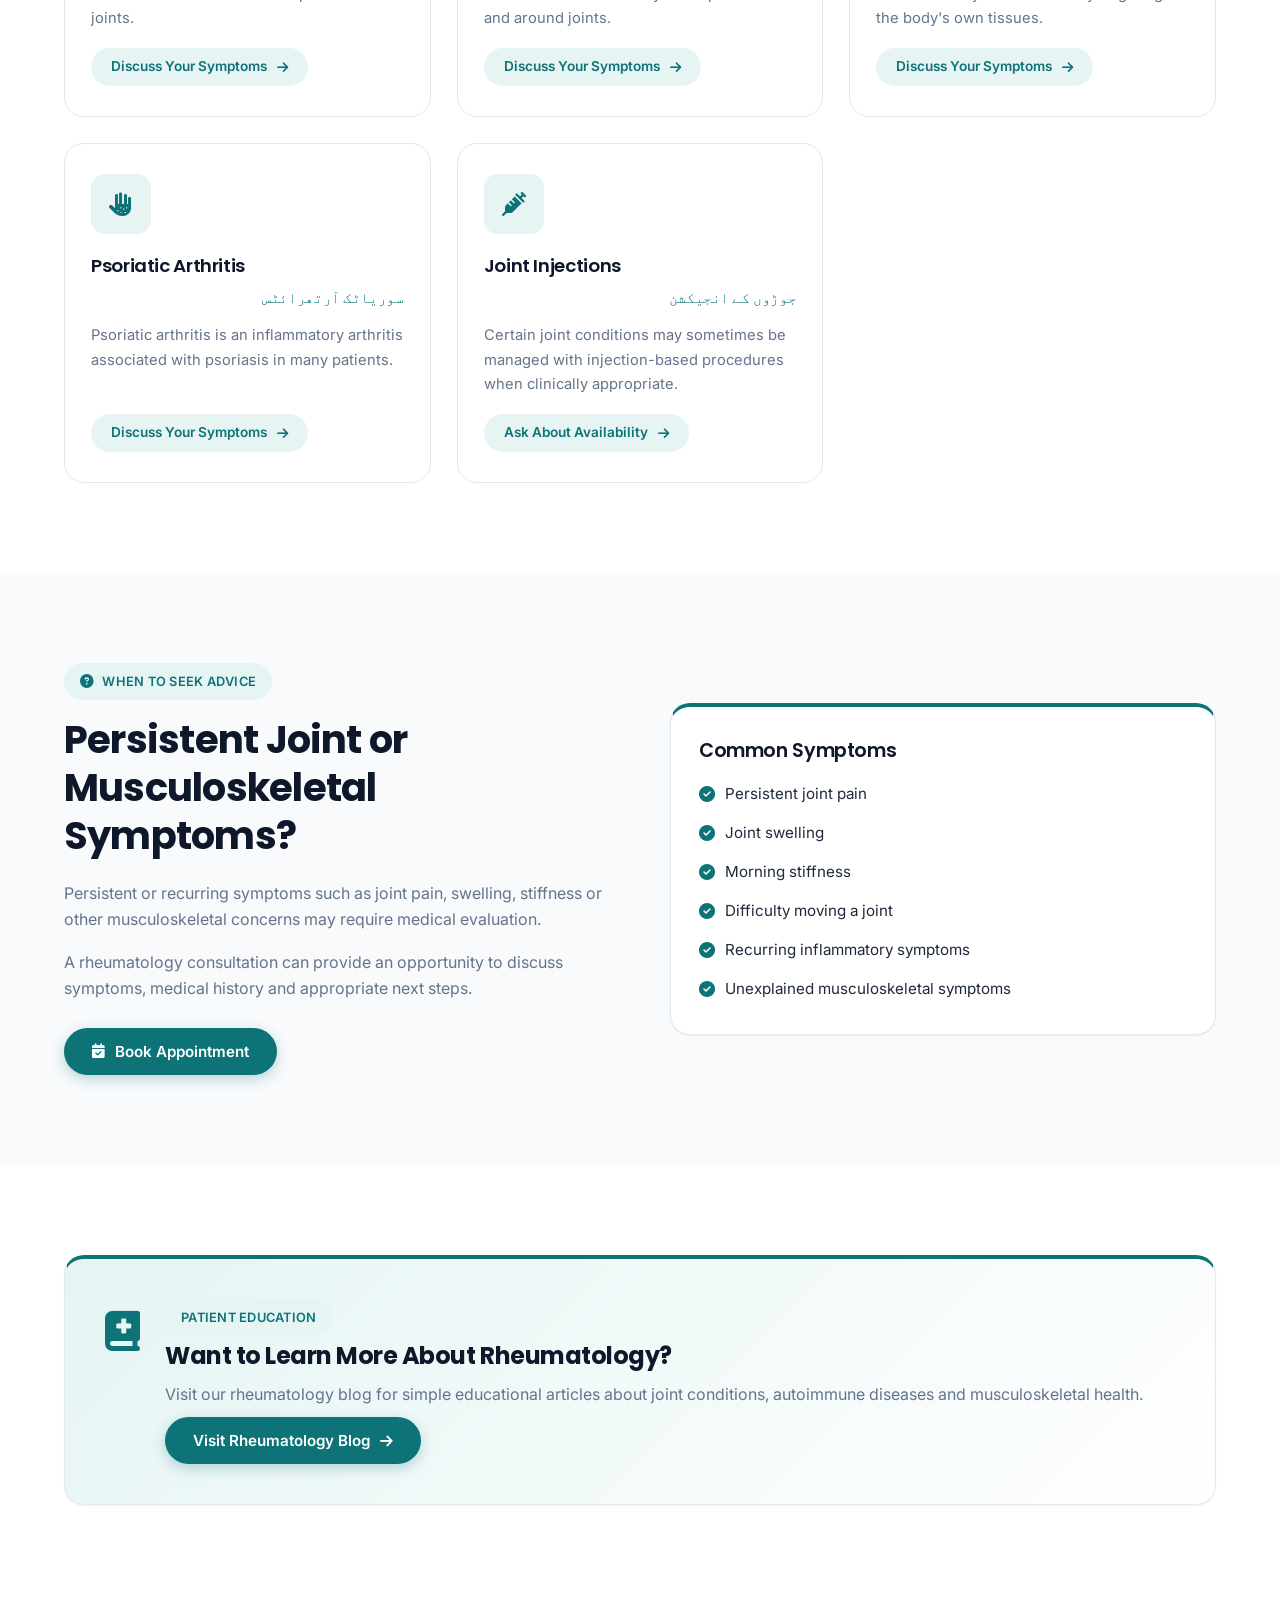
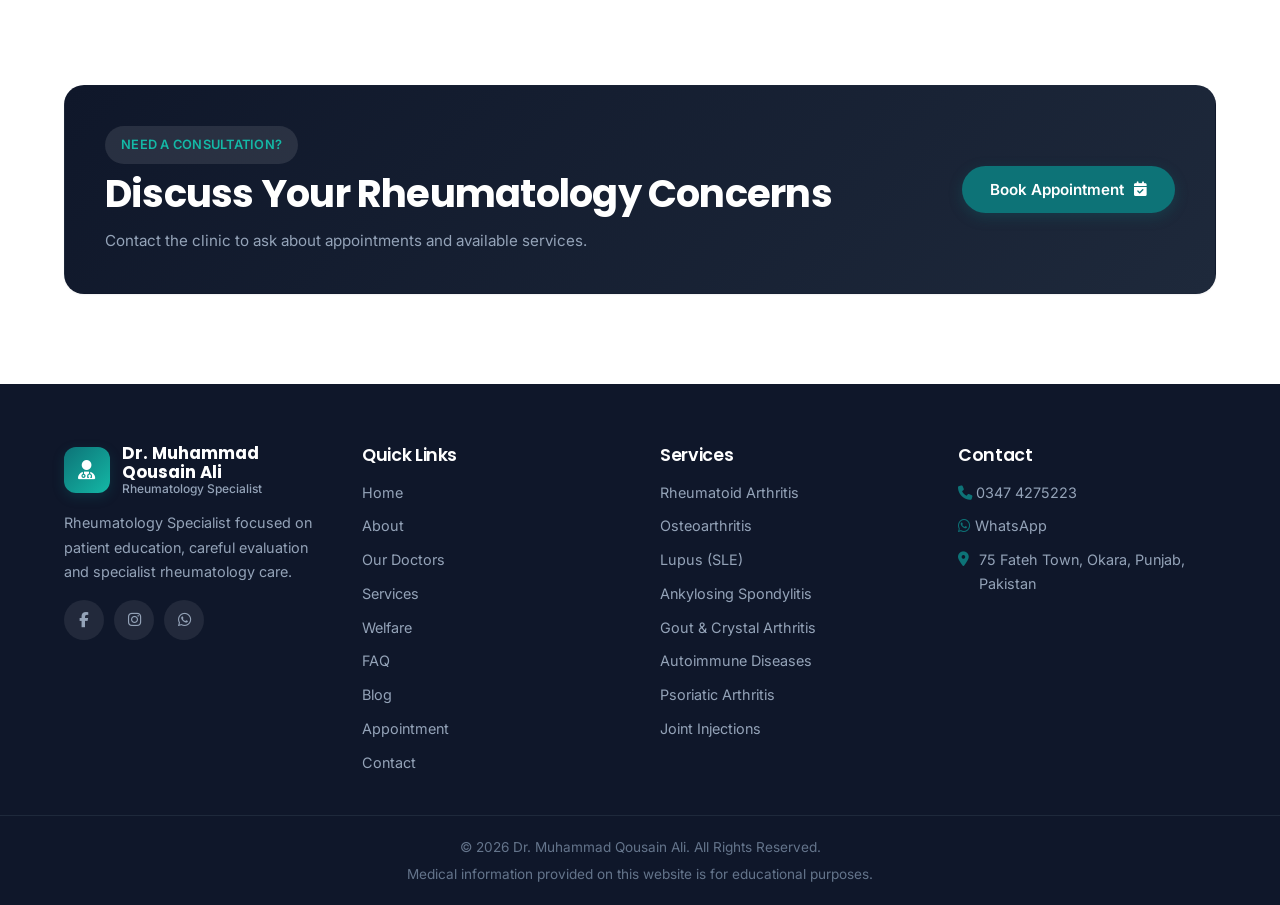
<file: Services.html>
<!DOCTYPE html>
<html lang="en">
<head>
<meta charset="UTF-8">
<meta name="viewport" content="width=device-width, initial-scale=1.0">
<meta name="description" content="Rheumatology services in Okara including rheumatoid arthritis, osteoarthritis, gout, lupus, autoimmune diseases and musculoskeletal conditions.">
<meta name="keywords" content="Rheumatology services Okara, Arthritis treatment, Gout specialist, Lupus care, Autoimmune diseases Pakistan">
<meta name="author" content="Dr. Muhammad Qousain Ali">
<meta name="theme-color" content="#0d7377">
<meta property="og:type" content="website">
<meta property="og:title" content="Rheumatology Services | Dr. Muhammad Qousain Ali">
<meta property="og:description" content="Information about common rheumatological conditions involving joints, muscles, bones and the immune system.">
<meta property="og:locale" content="en_PK">
<title>Rheumatology Services | Dr. Muhammad Qousain Ali</title>
<link rel="icon" href="data:image/svg+xml,%3Csvg xmlns='http://www.w3.org/2000/svg' viewBox='0 0 100 100'%3E%3Crect width='100' height='100' rx='20' fill='%230d7377'/%3E%3Ctext x='50' y='68' font-family='Arial' font-size='55' font-weight='bold' text-anchor='middle' fill='white'%3EM%3C/text%3E%3C/svg%3E">
<link rel="preconnect" href="https://fonts.googleapis.com">
<link rel="preconnect" href="https://fonts.gstatic.com" crossorigin>
<link rel="dns-prefetch" href="https://cdnjs.cloudflare.com">
<link href="https://fonts.googleapis.com/css2?family=Inter:wght@400;500;600;700&family=Poppins:wght@600;700;800&display=swap" rel="stylesheet">
<link rel="stylesheet" href="https://cdnjs.cloudflare.com/ajax/libs/font-awesome/6.5.1/css/all.min.css">
<link rel="stylesheet" href="style.css">
<script>document.documentElement.classList.remove('no-js');</script>
</head>
<body class="no-js">

<div class="top-bar">
<div class="container top-bar-inner">
<div class="top-contact">
<a href="tel:03474275223"><i class="fa-solid fa-phone"></i> 0347 4275223</a>
<a href="https://wa.me/923474275223" target="_blank" rel="noopener noreferrer"><i class="fa-brands fa-whatsapp"></i> WhatsApp</a>
</div>
<div class="emergency"><i class="fa-solid fa-circle-info"></i><span>For appointments &amp; clinic information</span></div>
</div>
</div>

<header class="header" id="header">
<div class="container nav">
<a href="index.html" class="logo">
<div class="logo-icon"><i class="fa-solid fa-user-doctor"></i></div>
<div class="logo-text"><strong>Dr. Muhammad Qousain Ali</strong><small>Rheumatology Specialist</small></div>
</a>
<button class="hamburger" id="menuButton" type="button" aria-label="Toggle navigation menu" aria-expanded="false">
<i class="fa-solid fa-bars" id="menuOpenIcon"></i>
<i class="fa-solid fa-xmark" id="menuCloseIcon"></i>
</button>
<nav class="nav-links" id="mobileMenu">
<a href="index.html">Home</a>
<a href="about.html">About</a>
<a href="doctors.html">Our Doctors</a>
<a href="services.html" class="active">Services</a>
<a href="welfare.html">Welfare</a>
<a href="faq.html">FAQ</a>
<a href="blog.html">Blog</a>
<a href="appointment.html">Appointment</a>
<a href="contact.html">Contact</a>
</nav>
</div>
</header>

<main>
<section class="page-hero">
<div class="container page-hero-content reveal">
<span class="section-label"><i class="fa-solid fa-stethoscope"></i> Rheumatology Services</span>
<h1>Specialist Rheumatology Care</h1>
<p>Information about common conditions involving joints, muscles, bones and the immune system.</p>
<div class="breadcrumb">
<a href="index.html">Home</a>
<i class="fa-solid fa-chevron-right"></i>
<span>Services</span>
</div>
</div>
</section>

<section class="section">
<div class="container">
<div class="section-heading reveal">
<span class="section-label"><i class="fa-solid fa-notes-medical"></i> Areas of Care</span>
<h2>Understanding Rheumatological Conditions</h2>
<p>Rheumatology covers many conditions that can affect the joints, muscles, bones and immune system. The following information provides a general introduction to common areas of care.</p>
</div>
<div class="services-grid">

<article class="service-card reveal">
<div class="service-icon"><i class="fa-solid fa-bone"></i></div>
<h3>Rheumatoid Arthritis<span class="urdu-name" lang="ur" dir="rtl">ریمیٹائیڈ آرتھرائٹس</span></h3>
<p>Rheumatoid arthritis is an inflammatory autoimmune condition that commonly affects joints. Symptoms may include pain, swelling and stiffness.</p>
<a href="appointment.html" class="btn btn-light">Discuss Your Symptoms <i class="fa-solid fa-arrow-right"></i></a>
</article>

<article class="service-card reveal">
<div class="service-icon"><i class="fa-solid fa-person-walking"></i></div>
<h3>Osteoarthritis<span class="urdu-name" lang="ur" dir="rtl">اوسٹیو آرتھرائٹس</span></h3>
<p>Osteoarthritis is a common joint condition that can cause pain, stiffness and reduced movement.</p>
<a href="appointment.html" class="btn btn-light">Discuss Your Symptoms <i class="fa-solid fa-arrow-right"></i></a>
</article>

<article class="service-card reveal">
<div class="service-icon"><i class="fa-solid fa-shield-virus"></i></div>
<h3>Lupus (SLE)<span class="urdu-name" lang="ur" dir="rtl">لیوپس</span></h3>
<p>Systemic lupus erythematosus is an autoimmune condition that can affect different parts of the body.</p>
<a href="appointment.html" class="btn btn-light">Discuss Your Symptoms <i class="fa-solid fa-arrow-right"></i></a>
</article>

<article class="service-card reveal">
<div class="service-icon"><i class="fa-solid fa-person"></i></div>
<h3>Ankylosing Spondylitis<span class="urdu-name" lang="ur" dir="rtl">اینکائیلوزنگ اسپونڈیلائٹس</span></h3>
<p>Ankylosing spondylitis is an inflammatory condition that can affect the spine and other joints.</p>
<a href="appointment.html" class="btn btn-light">Discuss Your Symptoms <i class="fa-solid fa-arrow-right"></i></a>
</article>

<article class="service-card reveal">
<div class="service-icon"><i class="fa-solid fa-droplet"></i></div>
<h3>Gout &amp; Crystal Arthritis<span class="urdu-name" lang="ur" dir="rtl">گاؤٹ اور کرسٹل آرتھرائٹس</span></h3>
<p>Gout is a form of inflammatory arthritis associated with urate crystal deposits in and around joints.</p>
<a href="appointment.html" class="btn btn-light">Discuss Your Symptoms <i class="fa-solid fa-arrow-right"></i></a>
</article>

<article class="service-card reveal">
<div class="service-icon"><i class="fa-solid fa-shield-heart"></i></div>
<h3>Autoimmune Diseases<span class="urdu-name" lang="ur" dir="rtl">خودکار مدافعتی امراض</span></h3>
<p>Some rheumatological conditions involve the immune system mistakenly targeting the body's own tissues.</p>
<a href="appointment.html" class="btn btn-light">Discuss Your Symptoms <i class="fa-solid fa-arrow-right"></i></a>
</article>

<article class="service-card reveal">
<div class="service-icon"><i class="fa-solid fa-hand-dots"></i></div>
<h3>Psoriatic Arthritis<span class="urdu-name" lang="ur" dir="rtl">سوریاٹک آرتھرائٹس</span></h3>
<p>Psoriatic arthritis is an inflammatory arthritis associated with psoriasis in many patients.</p>
<a href="appointment.html" class="btn btn-light">Discuss Your Symptoms <i class="fa-solid fa-arrow-right"></i></a>
</article>

<article class="service-card reveal">
<div class="service-icon"><i class="fa-solid fa-syringe"></i></div>
<h3>Joint Injections<span class="urdu-name" lang="ur" dir="rtl">جوڑوں کے انجیکشن</span></h3>
<p>Certain joint conditions may sometimes be managed with injection-based procedures when clinically appropriate.</p>
<a href="appointment.html" class="btn btn-light">Ask About Availability <i class="fa-solid fa-arrow-right"></i></a>
</article>

</div>
</div>
</section>

<section class="section light">
<div class="container">
<div class="doctor-about-grid">
<div class="doctor-about-content reveal">
<span class="section-label"><i class="fa-solid fa-circle-question"></i> When to Seek Advice</span>
<h2>Persistent Joint or Musculoskeletal Symptoms?</h2>
<p>Persistent or recurring symptoms such as joint pain, swelling, stiffness or other musculoskeletal concerns may require medical evaluation.</p>
<p>A rheumatology consultation can provide an opportunity to discuss symptoms, medical history and appropriate next steps.</p>
<a href="appointment.html" class="btn btn-primary btn-gap"><i class="fa-solid fa-calendar-check"></i> Book Appointment</a>
</div>
<div class="symptom-box reveal">
<h3>Common Symptoms</h3>
<ul class="symptom-list">
<li><i class="fa-solid fa-circle-check"></i><span>Persistent joint pain</span></li>
<li><i class="fa-solid fa-circle-check"></i><span>Joint swelling</span></li>
<li><i class="fa-solid fa-circle-check"></i><span>Morning stiffness</span></li>
<li><i class="fa-solid fa-circle-check"></i><span>Difficulty moving a joint</span></li>
<li><i class="fa-solid fa-circle-check"></i><span>Recurring inflammatory symptoms</span></li>
<li><i class="fa-solid fa-circle-check"></i><span>Unexplained musculoskeletal symptoms</span></li>
</ul>
</div>
</div>
</div>
</section>

<section class="section">
<div class="container">
<div class="guide-box notice-box reveal">
<div class="guide-icon"><i class="fa-solid fa-book-medical"></i></div>
<div class="guide-body">
<span class="section-label">Patient Education</span>
<h2>Want to Learn More About Rheumatology?</h2>
<p>Visit our rheumatology blog for simple educational articles about joint conditions, autoimmune diseases and musculoskeletal health.</p>
<a href="blog.html" class="btn btn-primary btn-gap">Visit Rheumatology Blog <i class="fa-solid fa-arrow-right"></i></a>
</div>
</div>
</div>
</section>

<section class="section">
<div class="container reveal">
<div class="notice-box cta-banner cta-banner--dark">
<div>
<span class="section-label">Need a Consultation?</span>
<h2>Discuss Your Rheumatology Concerns</h2>
<p>Contact the clinic to ask about appointments and available services.</p>
</div>
<a href="appointment.html" class="btn btn-primary">Book Appointment <i class="fa-solid fa-calendar-check"></i></a>
</div>
</div>
</section>
</main>

<footer class="footer">
<div class="container footer-grid">
<div class="footer-about">
<a href="index.html" class="footer-logo">
<div class="logo-icon"><i class="fa-solid fa-user-doctor"></i></div>
<div class="logo-text"><strong>Dr. Muhammad Qousain Ali</strong><small>Rheumatology Specialist</small></div>
</a>
<p>Rheumatology Specialist focused on patient education, careful evaluation and specialist rheumatology care.</p>
<div class="social-links">
<a href="#" aria-label="Facebook"><i class="fa-brands fa-facebook-f"></i></a>
<a href="#" aria-label="Instagram"><i class="fa-brands fa-instagram"></i></a>
<a href="https://wa.me/923474275223" target="_blank" rel="noopener noreferrer" aria-label="WhatsApp"><i class="fa-brands fa-whatsapp"></i></a>
</div>
</div>
<div class="footer-column">
<h3>Quick Links</h3>
<ul>
<li><a href="index.html">Home</a></li>
<li><a href="about.html">About</a></li>
<li><a href="doctors.html">Our Doctors</a></li>
<li><a href="services.html">Services</a></li>
<li><a href="welfare.html">Welfare</a></li>
<li><a href="faq.html">FAQ</a></li>
<li><a href="blog.html">Blog</a></li>
<li><a href="appointment.html">Appointment</a></li>
<li><a href="contact.html">Contact</a></li>
</ul>
</div>
<div class="footer-column">
<h3>Services</h3>
<ul>
<li><a href="services.html">Rheumatoid Arthritis</a></li>
<li><a href="services.html">Osteoarthritis</a></li>
<li><a href="services.html">Lupus (SLE)</a></li>
<li><a href="services.html">Ankylosing Spondylitis</a></li>
<li><a href="services.html">Gout &amp; Crystal Arthritis</a></li>
<li><a href="services.html">Autoimmune Diseases</a></li>
<li><a href="services.html">Psoriatic Arthritis</a></li>
<li><a href="services.html">Joint Injections</a></li>
</ul>
</div>
<div class="footer-column">
<h3>Contact</h3>
<ul>
<li><a href="tel:03474275223"><i class="fa-solid fa-phone"></i> 0347 4275223</a></li>
<li><a href="https://wa.me/923474275223" target="_blank" rel="noopener noreferrer"><i class="fa-brands fa-whatsapp"></i> WhatsApp</a></li>
<li><i class="fa-solid fa-location-dot"></i> 75 Fateh Town, Okara, Punjab, Pakistan</li>
</ul>
</div>
</div>
<div class="footer-bottom">
<div class="container">
<p>&copy; <span id="currentYear"></span> Dr. Muhammad Qousain Ali. All Rights Reserved.</p>
<p>Medical information provided on this website is for educational purposes.</p>
</div>
</div>
</footer>

<a href="https://wa.me/923474275223" class="whatsapp-float" target="_blank" rel="noopener noreferrer" aria-label="Contact on WhatsApp">
<i class="fa-brands fa-whatsapp"></i>
</a>
<button class="scroll-top" id="scrollTop" type="button" aria-label="Scroll to top">
<i class="fa-solid fa-arrow-up"></i>
</button>

<script src="script.js" defer></script>
</body>
</html>
</file>
<file: style.css>
/* =========================================================
   DR. MUHAMMAD QOUSAIN ALI — RHEUMATOLOGY SPECIALIST
   STYLESHEET — Speed Optimized
========================================================= */

:root {
  --primary: #0d7377;
  --primary-dark: #095255;
  --primary-light: #e6f4f4;
  --accent: #14b8a6;
  --dark: #0f172a;
  --dark-soft: #1e293b;
  --white: #ffffff;
  --light: #f8fafc;
  --text: #1e293b;
  --gray: #64748b;
  --gray-light: #94a3b8;
  --border: #e2e8f0;
  --shadow-sm: 0 1px 2px rgba(15,23,42,.06);
  --shadow: 0 4px 16px rgba(15,23,42,.08);
  --shadow-md: 0 10px 30px rgba(15,23,42,.10);
  --shadow-lg: 0 20px 50px rgba(15,23,42,.14);
  --success: #10b981;
  --error: #ef4444;
  --whatsapp: #25d366;
  --warning: #f97316;
  --nav-link: #6F4E37;
  --nav-link-hover: #5A3E2B;
  --nav-link-light: #F5EFE8;
  --radius: 12px;
  --radius-lg: 20px;
  --radius-full: 999px;
  --transition: all .3s ease;
  --transition-fast: all .18s ease;
  --container: 1200px;
  --font-body: 'Inter', system-ui, -apple-system, sans-serif;
  --font-head: 'Poppins', system-ui, -apple-system, sans-serif;
  --font-urdu: 'Noto Nastaliq Urdu', serif;
}

*, *::before, *::after { box-sizing: border-box; margin: 0; padding: 0; }
html { scroll-behavior: smooth; -webkit-text-size-adjust: 100%; }
body {
  font-family: var(--font-body);
  font-size: 16px; line-height: 1.65;
  color: var(--text); background: var(--white);
  overflow-x: hidden;
  -webkit-font-smoothing: antialiased;
}
body.menu-open { overflow: hidden; }
img, iframe { max-width: 100%; display: block; }
a { color: inherit; text-decoration: none; transition: var(--transition-fast); }
ul { list-style: none; }
button { font-family: inherit; cursor: pointer; border: none; background: none; color: inherit; }
input, textarea, select { font-family: inherit; font-size: inherit; color: inherit; }
h1,h2,h3,h4,h5,h6 { font-family: var(--font-head); font-weight: 700; line-height: 1.25; color: var(--dark); letter-spacing: -.02em; }
h1 { font-size: clamp(2rem, 5vw, 3.25rem); font-weight: 800; }
h2 { font-size: clamp(1.6rem, 3.5vw, 2.4rem); }
h3 { font-size: clamp(1.15rem, 2vw, 1.35rem); font-weight: 600; }
p { color: var(--gray); }

.container { width: 100%; max-width: var(--container); margin: 0 auto; padding: 0 24px; }
.section { padding: 90px 0; }
.section.light { background: var(--light); }
.section-heading { max-width: 720px; margin: 0 auto 55px; text-align: center; }
.section-heading h2 { margin: 14px 0 16px; }
.section-heading p { font-size: 1.02rem; }
.section-cta { text-align: center; margin-top: 40px; }
.section-label {
  display: inline-flex; align-items: center; gap: 8px;
  background: var(--primary-light); color: var(--primary);
  font-size: .8rem; font-weight: 600; padding: 8px 16px;
  border-radius: var(--radius-full); letter-spacing: .02em; text-transform: uppercase;
}
.section-label i { font-size: .85rem; }
.section-label--sm { background: transparent; padding: 0; font-size: .72rem; letter-spacing: .08em; margin-bottom: 4px; }
.btn-gap { margin-top: 10px; }

.btn {
  display: inline-flex; align-items: center; justify-content: center;
  gap: 10px; padding: 14px 26px;
  font-family: var(--font-body); font-size: .95rem; font-weight: 600;
  border-radius: var(--radius-full); border: 2px solid transparent;
  transition: var(--transition); white-space: nowrap; line-height: 1;
}
.btn i { font-size: .95em; }
.btn-primary { background: var(--primary); color: var(--white); box-shadow: 0 4px 14px rgba(13,115,119,.28); }
.btn-primary:hover { background: var(--primary-dark); transform: translateY(-2px); box-shadow: 0 8px 22px rgba(13,115,119,.35); }
.btn-light { background: var(--primary-light); color: var(--primary); }
.btn-light:hover { background: var(--primary); color: var(--white); transform: translateY(-2px); }
.btn-whatsapp { background: var(--whatsapp); color: var(--white); box-shadow: 0 4px 14px rgba(37,211,102,.28); }
.btn-whatsapp:hover { background: #1da851; transform: translateY(-2px); }
.btn-outline { background: transparent; color: var(--primary); border-color: var(--primary); }
.btn-outline:hover { background: var(--primary); color: var(--white); }
.btn-block { width: 100%; }

.top-bar { background: var(--dark); color: var(--gray-light); font-size: .87rem; padding: 10px 0; }
.top-bar-inner { display: flex; justify-content: space-between; align-items: center; gap: 20px; flex-wrap: wrap; }
.top-contact { display: flex; align-items: center; gap: 24px; flex-wrap: wrap; }
.top-contact a { display: inline-flex; align-items: center; gap: 8px; color: var(--gray-light); }
.top-contact a:hover { color: var(--white); }
.top-contact a i { color: var(--accent); font-size: .85rem; }
.emergency { display: inline-flex; align-items: center; gap: 8px; }
.emergency i { color: var(--accent); }

.header {
  position: sticky; top: 0; z-index: 900;
  background: rgba(255,255,255,.96);
  backdrop-filter: blur(12px); -webkit-backdrop-filter: blur(12px);
  border-bottom: 1px solid var(--border);
  transition: var(--transition);
}
.header.scrolled { box-shadow: var(--shadow); }
.nav { display: flex; align-items: center; justify-content: space-between; gap: 24px; padding: 14px 24px; }
.logo, .footer-logo { display: flex; align-items: center; gap: 12px; }
.logo-icon {
  width: 46px; height: 46px; border-radius: 12px;
  background: linear-gradient(135deg, var(--primary), var(--accent));
  color: var(--white); display: flex; align-items: center; justify-content: center;
  font-size: 1.25rem; flex-shrink: 0;
  box-shadow: 0 4px 12px rgba(13,115,119,.25);
}
.logo-text { display: flex; flex-direction: column; line-height: 1.15; }
.logo-text strong { font-family: var(--font-head); font-size: 1.05rem; font-weight: 700; color: var(--dark); }
.logo-text small { font-size: .75rem; color: var(--gray); font-weight: 500; }

.nav-links { display: flex; align-items: center; gap: 4px; flex-wrap: wrap; }
.nav-links a {
  padding: 10px 12px; font-size: .85rem; font-weight: 600;
  color: var(--nav-link); border-radius: var(--radius-full);
  transition: var(--transition-fast);
}
.nav-links a:hover { background: var(--nav-link); color: var(--white); }
.nav-links a.active { background: var(--nav-link); color: var(--white); }

.hamburger {
  display: none; width: 44px; height: 44px; border-radius: 10px;
  background: var(--nav-link-light); color: var(--nav-link);
  align-items: center; justify-content: center;
  font-size: 1.15rem; transition: var(--transition-fast);
}
.hamburger:hover { background: var(--nav-link); color: var(--white); }
.hamburger #menuCloseIcon { display: none; }
.hamburger.active #menuOpenIcon { display: none; }
.hamburger.active #menuCloseIcon { display: inline-block; }

.page-hero {
  background: linear-gradient(135deg, var(--primary) 0%, var(--primary-dark) 100%);
  color: var(--white); padding: 90px 0 70px;
  position: relative; overflow: hidden;
}
.page-hero::before, .page-hero::after { content: ""; position: absolute; border-radius: 50%; background: rgba(255,255,255,.06); }
.page-hero::before { top: -80px; right: -80px; width: 320px; height: 320px; }
.page-hero::after { bottom: -100px; left: -60px; width: 260px; height: 260px; }
.page-hero-content { position: relative; z-index: 2; text-align: center; max-width: 820px; margin: 0 auto; }
.page-hero .section-label { background: rgba(255,255,255,.14); color: var(--white); margin-bottom: 18px; }
.page-hero h1 { color: var(--white); margin-bottom: 16px; }
.page-hero p { color: rgba(255,255,255,.88); font-size: 1.05rem; max-width: 640px; margin: 0 auto; }
.breadcrumb {
  display: inline-flex; align-items: center; gap: 12px;
  margin-top: 24px; font-size: .9rem; color: rgba(255,255,255,.85);
  background: rgba(255,255,255,.1); padding: 8px 18px; border-radius: var(--radius-full);
}
.breadcrumb a { color: rgba(255,255,255,.85); }
.breadcrumb a:hover { color: var(--white); }
.breadcrumb i { font-size: .7rem; opacity: .7; }

.hero { background: linear-gradient(180deg, var(--light) 0%, var(--white) 100%); padding: 80px 0 90px; position: relative; overflow: hidden; }
.hero-grid { display: grid; grid-template-columns: 1.15fr 1fr; gap: 60px; align-items: center; }
.hero-content .section-label { margin-bottom: 20px; }
.hero-content h1 { margin-bottom: 24px; }
.hero-content h1 span { display: block; color: var(--primary); }
.hero-credentials { display: flex; flex-wrap: wrap; gap: 10px; margin-bottom: 24px; }
.credential-badge {
  display: inline-flex; align-items: center; gap: 8px;
  background: var(--white); border: 1px solid var(--border);
  color: var(--text); font-size: .82rem; font-weight: 500;
  padding: 8px 14px; border-radius: var(--radius-full);
  box-shadow: var(--shadow-sm);
}
.credential-badge i { color: var(--primary); font-size: .85rem; }
.hero-description { font-size: 1.05rem; margin-bottom: 32px; max-width: 560px; }
.hero-buttons { display: flex; flex-wrap: wrap; gap: 14px; }
.hero-visual { display: flex; justify-content: center; }

.doctor-profile-card {
  background: var(--white); border: 1px solid var(--border);
  border-radius: var(--radius-lg); padding: 36px 30px;
  text-align: center; box-shadow: var(--shadow-md);
  max-width: 420px; width: 100%; position: relative; overflow: hidden;
}
.doctor-profile-card::before {
  content: ""; position: absolute; top: 0; left: 0; right: 0; height: 6px;
  background: linear-gradient(90deg, var(--primary), var(--accent));
}

/* DOCTOR PHOTO — Main (Home + About) */
.doctor-profile-photo {
  width: 260px;
  height: 340px;
  border-radius: 18px;
  overflow: hidden;
  margin: 0 auto 24px;
  border: 4px solid var(--primary-light);
  box-shadow: 0 8px 20px rgba(13,115,119,.12);
  position: relative;
  background: var(--white);
}
.doctor-profile-photo img {
  width: 100%;
  height: 100%;
  object-fit: cover;
  object-position: center 15%;
  display: block;
}

/* DOCTOR PHOTO — Doctors page card */
.doctor-profile-photo--card {
  width: 220px;
  height: 290px;
  border-radius: 14px;
  margin: 0 auto 22px;
  border: 4px solid var(--primary-light);
  box-shadow: 0 6px 16px rgba(13,115,119,.1);
  overflow: hidden;
  background: var(--white);
  position: relative;
}
.doctor-profile-photo--card img {
  width: 100%;
  height: 100%;
  object-fit: cover;
  object-position: center 15%;
  display: block;
}

.doctor-profile-icon {
  width: 88px; height: 88px; border-radius: 50%;
  background: linear-gradient(135deg, var(--primary), var(--accent));
  color: var(--white); display: flex; align-items: center; justify-content: center;
  font-size: 2.4rem; margin: 0 auto 20px;
  box-shadow: 0 10px 24px rgba(13,115,119,.3);
}
.doctor-profile-card h2 { font-size: 1.5rem; margin-bottom: 6px; }
.doctor-profile-card > p { color: var(--primary); font-weight: 600; font-size: .95rem; margin-bottom: 20px; }
.profile-divider { height: 1px; background: var(--border); margin: 22px 0; }
.profile-item {
  display: flex; align-items: center; gap: 14px;
  text-align: left; padding: 12px 0;
  border-bottom: 1px dashed var(--border);
}
.profile-item:last-of-type { border-bottom: none; }
.profile-item i {
  width: 40px; height: 40px; flex-shrink: 0; border-radius: 10px;
  background: var(--primary-light); color: var(--primary);
  display: flex; align-items: center; justify-content: center; font-size: 1rem;
}
.profile-item strong { display: block; font-size: .95rem; color: var(--dark); font-weight: 600; }
.profile-item span { font-size: .82rem; color: var(--gray); }
.profile-cta { margin-top: 20px; }

.doctor-about-grid { display: grid; grid-template-columns: 1fr 1fr; gap: 60px; align-items: center; }
.doctor-about-content h2 { margin: 16px 0 20px; }
.doctor-about-content p { margin-bottom: 16px; font-size: 1rem; }
.qualifications-grid { display: grid; grid-template-columns: 1fr; gap: 18px; }
.qualification-card {
  display: flex; gap: 18px; align-items: flex-start;
  background: var(--white); border: 1px solid var(--border);
  border-radius: var(--radius); padding: 22px; transition: var(--transition);
}
.qualification-card:hover { transform: translateY(-4px); box-shadow: var(--shadow-md); border-color: var(--primary-light); }
.qualification-icon {
  width: 52px; height: 52px; flex-shrink: 0; border-radius: 12px;
  background: linear-gradient(135deg, var(--primary), var(--accent));
  color: var(--white); display: flex; align-items: center; justify-content: center;
  font-size: 1.25rem; box-shadow: 0 4px 12px rgba(13,115,119,.25);
}
.qualification-card h3 { font-size: 1.1rem; margin-bottom: 6px; }
.qualification-card p { font-size: .9rem; margin: 0; }
.qualification-card .section-label { background: transparent; color: var(--primary); padding: 0; margin-bottom: 4px; text-transform: uppercase; font-size: .72rem; letter-spacing: .08em; }

.services-grid { display: grid; grid-template-columns: repeat(auto-fit, minmax(280px, 1fr)); gap: 26px; }
.service-card {
  background: var(--white); border: 1px solid var(--border);
  border-radius: var(--radius-lg); padding: 30px 26px;
  transition: var(--transition); display: flex; flex-direction: column;
  position: relative; overflow: hidden;
}
.service-card::before {
  content: ""; position: absolute; top: 0; left: 0; right: 0; height: 4px;
  background: linear-gradient(90deg, var(--primary), var(--accent));
  transform: scaleX(0); transform-origin: left; transition: transform .4s ease;
}
.service-card:hover { transform: translateY(-6px); box-shadow: var(--shadow-md); border-color: transparent; }
.service-card:hover::before { transform: scaleX(1); }
.service-icon {
  width: 60px; height: 60px; border-radius: 14px;
  background: var(--primary-light); color: var(--primary);
  display: flex; align-items: center; justify-content: center;
  font-size: 1.5rem; margin-bottom: 20px; transition: var(--transition);
}
.service-card:hover .service-icon { background: linear-gradient(135deg, var(--primary), var(--accent)); color: var(--white); }
.service-card h3 { margin-bottom: 10px; font-size: 1.15rem; }
.service-card p { font-size: .92rem; margin-bottom: 18px; flex-grow: 1; }
.service-card .btn { align-self: flex-start; font-size: .85rem; padding: 10px 18px; }

.care-grid { display: grid; grid-template-columns: repeat(auto-fit, minmax(240px, 1fr)); gap: 24px; }
.care-card {
  background: var(--white); border: 1px solid var(--border);
  border-radius: var(--radius); padding: 28px 24px;
  text-align: center; transition: var(--transition);
}
.care-card:hover { transform: translateY(-6px); box-shadow: var(--shadow-md); border-color: var(--primary-light); }
.care-icon {
  width: 66px; height: 66px; border-radius: 50%;
  background: var(--primary-light); color: var(--primary);
  display: flex; align-items: center; justify-content: center;
  font-size: 1.55rem; margin: 0 auto 18px;
}
.care-card h3 { font-size: 1.1rem; margin-bottom: 8px; }
.care-card p { font-size: .9rem; }

.approach-section { background: var(--light); }
.approach-grid { display: grid; grid-template-columns: 1fr 1fr; gap: 60px; align-items: center; }
.approach-content h2 { margin: 16px 0 20px; }
.approach-content p { margin-bottom: 16px; }
.approach-list { display: flex; flex-direction: column; gap: 18px; }
.approach-item {
  display: flex; gap: 18px; align-items: flex-start;
  background: var(--white); border-radius: var(--radius); padding: 20px;
  border: 1px solid var(--border); transition: var(--transition);
}
.approach-item:hover { transform: translateX(4px); box-shadow: var(--shadow); border-color: var(--primary-light); }
.approach-number {
  font-family: var(--font-head); font-size: 1.1rem; font-weight: 800;
  color: var(--white);
  background: linear-gradient(135deg, var(--primary), var(--accent));
  width: 46px; height: 46px; border-radius: 12px;
  display: flex; align-items: center; justify-content: center; flex-shrink: 0;
}
.approach-item h3 { font-size: 1.05rem; margin-bottom: 4px; }
.approach-item p { font-size: .88rem; margin: 0; }

.blog-grid { display: grid; grid-template-columns: repeat(auto-fit, minmax(300px, 1fr)); gap: 26px; }
.blog-card {
  background: var(--white); border: 1px solid var(--border);
  border-radius: var(--radius-lg); overflow: hidden;
  transition: var(--transition); display: flex; flex-direction: column;
}
.blog-card:hover { transform: translateY(-6px); box-shadow: var(--shadow-md); }
.blog-card-image {
  height: 160px;
  background: linear-gradient(135deg, var(--primary-light), var(--primary));
  color: var(--white); display: flex; align-items: center; justify-content: center;
  font-size: 3rem;
}
.blog-card-content { padding: 24px; display: flex; flex-direction: column; flex-grow: 1; }
.blog-meta {
  display: inline-flex; align-items: center; gap: 6px;
  font-size: .78rem; font-weight: 600; color: var(--primary);
  text-transform: uppercase; letter-spacing: .05em; margin-bottom: 12px;
}
.blog-card h3 { font-size: 1.1rem; margin-bottom: 10px; }
.blog-card p { font-size: .9rem; flex-grow: 1; margin-bottom: 16px; }
.blog-card .btn { align-self: flex-start; }
.blog-card > .service-icon { margin: 24px 24px 0; }
.blog-card > .section-label--sm { margin: 16px 24px 0; }
.blog-card > h3 { padding: 10px 24px 0; }
.blog-card > p { padding: 0 24px; }
.blog-card > .btn { margin: 0 24px 24px; }

.notice-box {
  background: linear-gradient(135deg, var(--primary-light), var(--white));
  border: 1px solid var(--border);
  border-radius: var(--radius-lg); padding: 40px;
  box-shadow: var(--shadow-sm);
}
.cta-banner { display: flex; justify-content: space-between; align-items: center; flex-wrap: wrap; gap: 24px; }
.cta-banner h2 { margin: 6px 0 10px; }
.cta-banner p { font-size: .95rem; margin: 0; }
.cta-banner--dark { background: linear-gradient(135deg, var(--dark), var(--dark-soft)); border-color: transparent; color: var(--white); }
.cta-banner--dark h2 { color: var(--white); }
.cta-banner--dark p { color: var(--gray-light); }
.cta-banner--dark .section-label { background: rgba(255,255,255,.1); color: var(--accent); }
.cta-banner--whatsapp { border-left: 5px solid var(--whatsapp); }
.cta-banner--whatsapp .section-label { background: rgba(37,211,102,.12); color: var(--whatsapp); }

.info-card {
  display: flex; gap: 16px; align-items: flex-start;
  background: var(--light); padding: 20px; border-radius: var(--radius);
  margin-bottom: 15px; border: 1px solid var(--border); transition: var(--transition);
}
.info-card:hover { border-color: var(--primary-light); background: var(--white); box-shadow: var(--shadow-sm); }
.info-icon {
  width: 46px; height: 46px; border-radius: 50%;
  background: var(--white); color: var(--primary);
  display: flex; align-items: center; justify-content: center;
  font-size: 1.15rem; box-shadow: var(--shadow-sm); flex-shrink: 0;
}
.info-icon.whatsapp { color: var(--whatsapp); }
.info-card h3 { font-family: var(--font-head); font-size: 1.05rem; color: var(--dark); margin: 0 0 4px; }
.info-card a { color: var(--primary); font-weight: 600; font-size: 1rem; }
.info-card a:hover { text-decoration: underline; }
.info-card p { font-size: .85rem; color: var(--gray); margin-top: 2px; }
.info-strong { color: var(--dark); font-weight: 500; }

.contact-card {
  display: flex; gap: 15px; align-items: flex-start;
  padding: 18px; border-radius: var(--radius);
  background: var(--light); border: 1px solid var(--border); transition: var(--transition);
}
.contact-card:hover { background: var(--white); border-color: var(--primary-light); box-shadow: var(--shadow-sm); }
.contact-icon {
  width: 46px; height: 46px; border-radius: 50%;
  background: var(--primary-light); color: var(--primary);
  display: flex; align-items: center; justify-content: center;
  font-size: 1.15rem; flex-shrink: 0;
}
.contact-icon.whatsapp { background: #e8f8f0; color: var(--whatsapp); }
.contact-card h3 { font-size: 1.05rem; color: var(--dark); margin: 0 0 4px; }
.contact-card a { font-weight: 600; color: var(--primary); font-size: 1rem; }
.contact-card a:hover { text-decoration: underline; }
.contact-card p { font-size: .85rem; color: var(--gray); margin-top: 2px; }

.timings-box { padding: 20px; border-radius: var(--radius); background: var(--white); border: 1px solid var(--border); box-shadow: var(--shadow-sm); }
.timings-header { display: flex; align-items: center; gap: 10px; margin-bottom: 12px; color: var(--primary); }
.timings-header h3 { font-size: 1.1rem; margin: 0; color: var(--dark); }
.timings-row { display: flex; justify-content: space-between; padding: 8px 0; border-bottom: 1px solid var(--border); font-size: .9rem; }
.timings-row:last-child { border-bottom: none; padding-bottom: 0; }
.timings-row span { color: var(--gray); }
.timings-row strong { color: var(--dark); }

.appointment-grid { display: grid; grid-template-columns: 1fr 1.15fr; gap: 50px; align-items: start; }
.appointment-info h2 { margin: 12px 0 16px; }
.appointment-info > p { margin-bottom: 24px; }
.appointment-form-wrapper {
  background: var(--white); border: 1px solid var(--border);
  border-radius: var(--radius-lg); padding: 36px 30px;
  box-shadow: var(--shadow-md);
}
.appointment-form-header { margin-bottom: 24px; }
.appointment-form-header h2 { font-size: 1.6rem; margin: 5px 0 8px; }
.appointment-form-header p { font-size: .95rem; }
.appointment-form { display: block; }
.form-group { margin-bottom: 18px; }
.form-group label { display: block; font-weight: 600; font-size: .9rem; margin-bottom: 6px; color: var(--dark); }
.form-group label span { color: var(--error); }
.input-wrapper { position: relative; }
.input-icon {
  position: absolute; left: 15px; top: 50%;
  transform: translateY(-50%); color: var(--gray-light);
  pointer-events: none; font-size: .95rem; z-index: 1;
}
.input-wrapper.textarea-wrapper .input-icon { top: 15px; transform: none; }
.form-control {
  width: 100%; padding: 12px 15px 12px 42px;
  border: 1px solid var(--border); border-radius: 8px;
  font-family: inherit; font-size: .95rem;
  background: var(--white); transition: var(--transition-fast);
}
.form-control:focus { outline: none; border-color: var(--primary); box-shadow: 0 0 0 3px rgba(13,115,119,.12); }
.form-control.error { border-color: var(--error); background: #fef2f2; }
.form-control.success { border-color: var(--success); background: #f0fdf4; }
textarea.form-control { resize: vertical; min-height: 110px; }
.form-help { display: block; margin-top: 4px; font-size: .8rem; color: var(--gray-light); }
.form-note {
  display: flex; gap: 12px; background: var(--light);
  padding: 12px 15px; border-radius: 8px; margin-bottom: 20px;
  font-size: .85rem; color: var(--gray); border-left: 3px solid var(--primary);
}
.form-note i { color: var(--primary); margin-top: 3px; flex-shrink: 0; }
.form-message {
  margin-bottom: 15px; padding: 12px 16px; border-radius: 8px;
  font-size: .9rem; font-weight: 500; display: none;
}
.form-message.show { display: block; }
.form-message.error { background: #fef2f2; color: var(--error); border: 1px solid #fecaca; }
.form-message.success { background: #f0fdf4; color: var(--success); border: 1px solid #bbf7d0; }

.map-wrapper {
  border-radius: var(--radius); overflow: hidden;
  box-shadow: var(--shadow); border: 1px solid var(--border);
  background: var(--white);
}
.map-wrapper iframe { width: 100%; height: 400px; border: 0; display: block; }
.map-footer { display: flex; align-items: center; gap: 15px; padding: 20px; background: var(--white); }
.map-footer i { font-size: 1.5rem; color: var(--primary); }
.map-footer strong { display: block; font-size: 1.05rem; color: var(--dark); }
.map-footer span { font-size: .9rem; color: var(--gray); }

.disclaimer-box { display: flex; gap: 20px; align-items: flex-start; border-left: 4px solid var(--error); background: #fff5f5; }
.disclaimer-box .disclaimer-icon { font-size: 2rem; color: var(--error); flex-shrink: 0; }
.disclaimer-box h3 { font-family: var(--font-head); color: var(--dark); margin-bottom: 8px; }
.disclaimer-box p { font-size: .95rem; }
.disclaimer-box p + p { margin-top: 8px; }

.guide-box { border-top: 4px solid var(--primary); display: flex; gap: 25px; flex-wrap: wrap; }
.guide-box .guide-icon { font-size: 2.5rem; color: var(--primary); flex-shrink: 0; }
.guide-box .guide-body { flex: 1; min-width: 250px; }
.guide-box h2 { margin: 5px 0 10px; font-size: 1.5rem; }
.guide-box p { margin-top: 10px; }
.featured-article { border-left: 5px solid var(--primary); display: flex; gap: 25px; align-items: center; flex-wrap: wrap; }
.featured-article .featured-icon { font-size: 3rem; color: var(--primary); flex-shrink: 0; }
.featured-article .featured-body { flex: 1; min-width: 280px; }
.featured-article h2 { font-size: 1.5rem; margin: 5px 0 10px; }
.featured-article p { margin: 10px 0; }
.featured-meta { display: flex; gap: 15px; font-size: .85rem; color: var(--gray-light); margin-bottom: 15px; }
.featured-meta i { color: var(--primary); }

.symptom-box {
  background: var(--white); border: 1px solid var(--border);
  border-top: 4px solid var(--primary);
  border-radius: var(--radius-lg); padding: 32px 28px;
  box-shadow: var(--shadow-sm);
}
.symptom-box h3 { font-family: var(--font-head); margin-bottom: 18px; color: var(--dark); font-size: 1.2rem; }
.symptom-list { display: flex; flex-direction: column; gap: 14px; }
.symptom-list li { display: flex; align-items: center; gap: 10px; font-size: .95rem; color: var(--text); }
.symptom-list i { color: var(--primary); font-size: 1rem; }

.contact-grid { display: grid; grid-template-columns: 1fr 1fr; gap: 40px; align-items: start; }
.contact-info { display: flex; flex-direction: column; gap: 20px; }
.contact-info h2 { font-size: 1.8rem; margin: 5px 0 10px; }
.contact-info p { font-size: .95rem; line-height: 1.6; }
.action-panel {
  background: var(--white); border: 1px solid var(--border);
  border-top: 4px solid var(--primary);
  border-radius: var(--radius-lg); padding: 40px 30px;
  text-align: center;
  display: flex; flex-direction: column; align-items: center; justify-content: center;
  box-shadow: var(--shadow-sm);
}
.action-panel-icon {
  width: 70px; height: 70px; border-radius: 50%;
  background: var(--primary-light); color: var(--primary);
  display: flex; align-items: center; justify-content: center;
  font-size: 2rem; margin-bottom: 20px;
}
.action-panel h2 { font-size: 1.6rem; margin-bottom: 10px; }
.action-panel p { color: var(--gray); font-size: .95rem; line-height: 1.6; margin-bottom: 25px; max-width: 380px; }
.action-panel .btn { width: 100%; max-width: 300px; margin-bottom: 15px; }
.divider-or { position: relative; width: 100%; max-width: 300px; text-align: center; margin: 15px 0; }
.divider-or hr { border: 0; border-top: 1px solid var(--border); margin: 0; }
.divider-or span {
  position: absolute; top: 50%; left: 50%;
  transform: translate(-50%, -50%);
  background: var(--white); padding: 0 10px;
  color: var(--gray-light); font-size: .8rem; font-weight: 600;
}
.action-panel .note { display: flex; align-items: center; gap: 8px; margin-top: 25px; font-size: .85rem; color: var(--gray-light); }
.action-panel .note i { color: var(--primary); }

.social-links { display: flex; gap: 10px; margin-top: 15px; }
.social-links a {
  width: 40px; height: 40px; border-radius: 50%;
  background: rgba(255,255,255,.08); color: var(--gray-light);
  display: flex; align-items: center; justify-content: center;
  font-size: .95rem; transition: var(--transition-fast);
}
.social-links a:hover { background: var(--primary); color: var(--white); transform: translateY(-3px); }

.footer { background: var(--dark); color: var(--white); padding: 60px 0 20px; }
.footer-grid { display: grid; grid-template-columns: repeat(auto-fit, minmax(220px, 1fr)); gap: 40px; margin-bottom: 40px; }
.footer-logo .logo-text strong { color: var(--white); }
.footer-logo .logo-text small { color: var(--gray-light); }
.footer-about p { margin-top: 15px; color: var(--gray-light); font-size: .9rem; line-height: 1.7; }
.footer-column h3 { font-family: var(--font-head); margin-bottom: 15px; font-size: 1.1rem; color: var(--white); }
.footer-column ul { display: flex; flex-direction: column; gap: 10px; font-size: .9rem; }
.footer-column ul a { color: var(--gray-light); transition: var(--transition-fast); }
.footer-column ul a:hover { color: var(--accent); padding-left: 4px; }
.footer-column ul li { color: var(--gray-light); display: flex; align-items: flex-start; gap: 10px; }
.footer-column ul li i { color: var(--primary); margin-top: 4px; flex-shrink: 0; }
.footer-bottom { border-top: 1px solid var(--dark-soft); padding-top: 20px; text-align: center; font-size: .85rem; color: var(--gray-light); }
.footer-bottom p + p { margin-top: 5px; }

.whatsapp-float {
  position: fixed; bottom: 20px; right: 20px;
  width: 54px; height: 54px; border-radius: 50%;
  background: var(--whatsapp); color: var(--white);
  display: flex; align-items: center; justify-content: center;
  font-size: 1.5rem; z-index: 999;
  box-shadow: 0 6px 20px rgba(37,211,102,.4);
  transition: var(--transition);
}
.whatsapp-float:hover { transform: scale(1.08); box-shadow: 0 10px 28px rgba(37,211,102,.55); }
.scroll-top {
  position: fixed; bottom: 86px; right: 20px;
  width: 50px; height: 50px; border-radius: 50%;
  background: var(--primary); color: var(--white);
  display: none; align-items: center; justify-content: center;
  font-size: 1.05rem; z-index: 999;
  box-shadow: var(--shadow-md); transition: var(--transition);
}
.scroll-top.show { display: flex; }
.scroll-top:hover { background: var(--primary-dark); transform: translateY(-3px); }

.doctors-grid { display: grid; grid-template-columns: repeat(auto-fit, minmax(300px, 1fr)); gap: 30px; }
.doctor-card {
  background: var(--white); border: 1px solid var(--border);
  border-radius: var(--radius-lg); padding: 36px 28px;
  text-align: center; transition: var(--transition);
  display: flex; flex-direction: column;
  position: relative; overflow: hidden;
}
.doctor-card::before {
  content: ""; position: absolute; top: 0; left: 0; right: 0; height: 5px;
  background: linear-gradient(90deg, var(--primary), var(--accent));
  transform: scaleX(0); transform-origin: left; transition: transform .4s ease;
}
.doctor-card:hover { transform: translateY(-8px); box-shadow: var(--shadow-lg); border-color: transparent; }
.doctor-card:hover::before { transform: scaleX(1); }
.doctor-card-icon {
  width: 96px; height: 96px; border-radius: 50%;
  margin: 0 auto 22px; display: flex; align-items: center; justify-content: center;
  font-size: 2.4rem; color: var(--white);
  box-shadow: 0 10px 26px rgba(0,0,0,.15);
  transition: var(--transition);
  background: linear-gradient(135deg, var(--primary), var(--accent));
}
.doctor-card-icon.dental { background: linear-gradient(135deg, #6366f1, #8b5cf6); box-shadow: 0 10px 26px rgba(99,102,241,.3); }
.doctor-card-icon.gp { background: linear-gradient(135deg, #0d7377, #14b8a6); box-shadow: 0 10px 26px rgba(13,115,119,.3); }
.doctor-card-icon.physio { background: linear-gradient(135deg, #f59e0b, #f97316); box-shadow: 0 10px 26px rgba(245,158,11,.3); }
.doctor-card:hover .doctor-card-icon { transform: scale(1.06) rotate(-3deg); }
.doctor-card h3 { font-size: 1.3rem; margin-bottom: 6px; color: var(--dark); }
.doctor-specialty {
  display: inline-block; font-size: .85rem; font-weight: 600;
  color: var(--primary); text-transform: uppercase;
  letter-spacing: .05em; margin-bottom: 20px;
}
.doctor-meta {
  display: flex; flex-direction: column; gap: 10px;
  padding: 16px 0; border-top: 1px solid var(--border);
  border-bottom: 1px solid var(--border); margin-bottom: 20px;
}
.doctor-meta-item { display: flex; align-items: center; justify-content: center; gap: 10px; font-size: .9rem; color: var(--gray); }
.doctor-meta-item i { color: var(--primary); font-size: .95rem; width: 18px; text-align: center; }
.doctor-meta-item strong { color: var(--dark); font-weight: 600; }
.doctor-bio { font-size: .92rem; line-height: 1.7; color: var(--gray); margin-bottom: 22px; flex-grow: 1; }
.doctor-card .btn { align-self: stretch; font-size: .88rem; padding: 11px 18px; }

.camp-announcement { display: flex; gap: 28px; align-items: center; flex-wrap: wrap; border-left: 5px solid var(--primary); }
.camp-announcement-icon {
  width: 90px; height: 90px; flex-shrink: 0; border-radius: 20px;
  background: linear-gradient(135deg, var(--primary), var(--accent));
  color: var(--white); display: flex; align-items: center; justify-content: center;
  font-size: 2.6rem; box-shadow: 0 10px 26px rgba(13,115,119,.3);
}
.camp-announcement-body { flex: 1; min-width: 260px; }
.camp-announcement-body h2 { margin: 5px 0 12px; font-size: 1.5rem; }
.camp-announcement-body p { font-size: .98rem; line-height: 1.7; }
.camp-announcement-body strong { color: var(--primary); font-weight: 700; }

.welfare-info-grid { display: grid; grid-template-columns: repeat(auto-fit, minmax(260px, 1fr)); gap: 26px; }
.welfare-card {
  background: var(--white); border: 1px solid var(--border);
  border-radius: var(--radius-lg); padding: 34px 26px;
  text-align: center; transition: var(--transition);
}
.welfare-card:hover { transform: translateY(-6px); box-shadow: var(--shadow-md); border-color: var(--primary-light); }
.welfare-icon {
  width: 76px; height: 76px; border-radius: 50%;
  background: var(--primary-light); color: var(--primary);
  display: flex; align-items: center; justify-content: center;
  font-size: 1.8rem; margin: 0 auto 20px; transition: var(--transition);
}
.welfare-card:hover .welfare-icon { background: linear-gradient(135deg, var(--primary), var(--accent)); color: var(--white); transform: scale(1.08); }
.welfare-icon--warning { background: #fff7ed; color: var(--warning); }
.welfare-card:hover .welfare-icon--warning { background: linear-gradient(135deg, #f59e0b, #f97316); color: var(--white); }
.welfare-card h3 { font-size: 1.15rem; margin-bottom: 12px; color: var(--dark); }
.welfare-card p { font-size: .92rem; line-height: 1.7; color: var(--gray); }
.welfare-card p strong { color: var(--dark); font-weight: 600; }

.welfare-notice {
  display: flex; gap: 28px; align-items: flex-start; flex-wrap: wrap;
  border-left: 5px solid var(--warning);
  background: linear-gradient(135deg, #fff7ed, var(--white));
}
.welfare-notice-icon {
  width: 76px; height: 76px; flex-shrink: 0; border-radius: 20px;
  background: linear-gradient(135deg, #f59e0b, #f97316);
  color: var(--white); display: flex; align-items: center; justify-content: center;
  font-size: 2rem; box-shadow: 0 10px 26px rgba(249,115,22,.28);
}
.welfare-notice-body { flex: 1; min-width: 260px; }
.welfare-notice-body h3 { font-size: 1.3rem; margin-bottom: 16px; color: var(--dark); }
.welfare-notice-list { display: flex; flex-direction: column; gap: 12px; }
.welfare-notice-list li { display: flex; gap: 12px; align-items: flex-start; font-size: .95rem; color: var(--text); line-height: 1.65; }
.welfare-notice-list i { color: var(--success); font-size: 1rem; margin-top: 4px; flex-shrink: 0; }
.welfare-notice-list strong { color: var(--dark); font-weight: 600; }

.faq-list { display: flex; flex-direction: column; gap: 20px; max-width: 900px; margin: 0 auto; }
.faq-item {
  background: var(--white); border: 1px solid var(--border);
  border-radius: var(--radius-lg); padding: 28px 30px;
  transition: var(--transition); position: relative; overflow: hidden;
}
.faq-item::before {
  content: ""; position: absolute; left: 0; top: 0; bottom: 0; width: 4px;
  background: linear-gradient(180deg, var(--primary), var(--accent));
  transform: scaleY(0); transform-origin: top; transition: transform .4s ease;
}
.faq-item:hover { transform: translateY(-3px); box-shadow: var(--shadow-md); border-color: var(--primary-light); }
.faq-item:hover::before { transform: scaleY(1); }
.faq-item-header { display: flex; gap: 18px; align-items: flex-start; margin-bottom: 16px; }
.faq-item-num {
  font-family: var(--font-head); font-size: 1.1rem; font-weight: 800;
  color: var(--white);
  background: linear-gradient(135deg, var(--primary), var(--accent));
  min-width: 46px; height: 46px; border-radius: 12px;
  display: flex; align-items: center; justify-content: center;
  flex-shrink: 0; box-shadow: 0 4px 12px rgba(13,115,119,.25);
}
.faq-item-header h3 { font-size: 1.15rem; color: var(--dark); margin: 0; padding-top: 10px; line-height: 1.4; }
.faq-item-body { display: flex; flex-direction: column; gap: 14px; padding-left: 64px; }
.faq-en {
  font-size: .95rem; line-height: 1.75; color: var(--gray);
  padding: 14px 18px; background: var(--light);
  border-radius: 10px; border-left: 3px solid var(--primary);
}
.faq-en a { color: var(--primary); font-weight: 600; text-decoration: underline; text-underline-offset: 3px; }
.faq-en a:hover { color: var(--primary-dark); }
.faq-en strong { color: var(--dark); font-weight: 600; }
.faq-ur {
  font-family: var(--font-urdu); font-size: 1.08rem; line-height: 2.4;
  color: var(--text); padding: 16px 20px;
  background: linear-gradient(135deg, var(--primary-light), #f0fbfb);
  border-radius: 10px; border-right: 3px solid var(--primary);
  text-align: right; direction: rtl;
}
.faq-ur a { color: var(--primary); font-weight: 600; text-decoration: underline; text-underline-offset: 3px; }
.faq-ur a:hover { color: var(--primary-dark); }
.faq-ur strong { color: var(--dark); font-weight: 600; }

.reveal { opacity: 0; transform: translateY(28px); transition: opacity .7s ease, transform .7s ease; }
.reveal.visible { opacity: 1; transform: translateY(0); }
.no-js .reveal { opacity: 1; transform: none; }

@media (max-width: 1024px) {
  .hero-grid { grid-template-columns: 1fr; gap: 40px; }
  .hero-visual { order: -1; }
  .doctor-about-grid { grid-template-columns: 1fr; gap: 40px; }
  .approach-grid { grid-template-columns: 1fr; gap: 40px; }
  .appointment-grid { grid-template-columns: 1fr; gap: 40px; }
  .contact-grid { grid-template-columns: 1fr; gap: 40px; }
}

@media (max-width: 900px) {
  .section { padding: 70px 0; }
  .nav-links { display: none; }
  .hamburger { display: flex; }
  .nav-links.open {
    display: flex; flex-direction: column; align-items: stretch;
    position: absolute; top: 100%; left: 0; right: 0;
    background: var(--white); padding: 20px 24px;
    box-shadow: var(--shadow-md);
    border-top: 1px solid var(--border); gap: 6px;
    max-height: calc(100vh - 80px); overflow-y: auto;
  }
  .nav-links.open a { padding: 12px 16px; border-radius: 8px; font-size: .95rem; color: var(--nav-link); }
  .nav-links.open a.active { background: var(--nav-link); color: var(--white); }
}

@media (max-width: 640px) {
  .container { padding: 0 18px; }
  .section { padding: 55px 0; }
  .top-bar-inner { justify-content: center; text-align: center; }
  .emergency { display: none; }
  .page-hero { padding: 65px 0 50px; }
  .hero { padding: 55px 0 65px; }
  .hero-buttons { flex-direction: column; }
  .hero-buttons .btn { width: 100%; }
  .section-heading { margin-bottom: 40px; }
  .notice-box { padding: 26px 22px; }
  .cta-banner { flex-direction: column; align-items: flex-start; }
  .cta-banner .btn { width: 100%; }
  .appointment-form-wrapper { padding: 26px 20px; }
  .doctor-profile-card { padding: 28px 22px; }
  .doctor-profile-photo { width: 220px; height: 290px; }
  .doctor-profile-photo--card { width: 200px; height: 260px; }
  .footer-grid { gap: 30px; }
  .scroll-top { bottom: 82px; width: 46px; height: 46px; }
  .whatsapp-float { width: 50px; height: 50px; font-size: 1.3rem; }
  .camp-announcement { padding: 26px 22px; gap: 20px; }
  .camp-announcement-icon { width: 70px; height: 70px; font-size: 2rem; }
  .welfare-notice { padding: 26px 22px; gap: 20px; }
  .welfare-notice-icon { width: 60px; height: 60px; font-size: 1.6rem; }
  .doctor-card { padding: 30px 22px; }
  .doctor-card-icon { width: 84px; height: 84px; font-size: 2rem; }
}

@media (prefers-reduced-motion: reduce) {
  *, *::before, *::after {
    animation-duration: .01ms !important;
    transition-duration: .01ms !important;
  }
  html { scroll-behavior: auto; }
}
:focus-visible { outline: 2px solid var(--primary); outline-offset: 3px; border-radius: 4px; }
.sr-only {
  position: absolute; width: 1px; height: 1px;
  padding: 0; margin: -1px; overflow: hidden;
  clip: rect(0,0,0,0); white-space: nowrap; border: 0;
}

.service-card h3 .urdu-name {
  display: block; font-family: var(--font-urdu); font-size: 0.95rem;
  color: var(--primary); font-weight: 500; margin-top: 6px;
  line-height: 2; direction: rtl;
}
</file>
